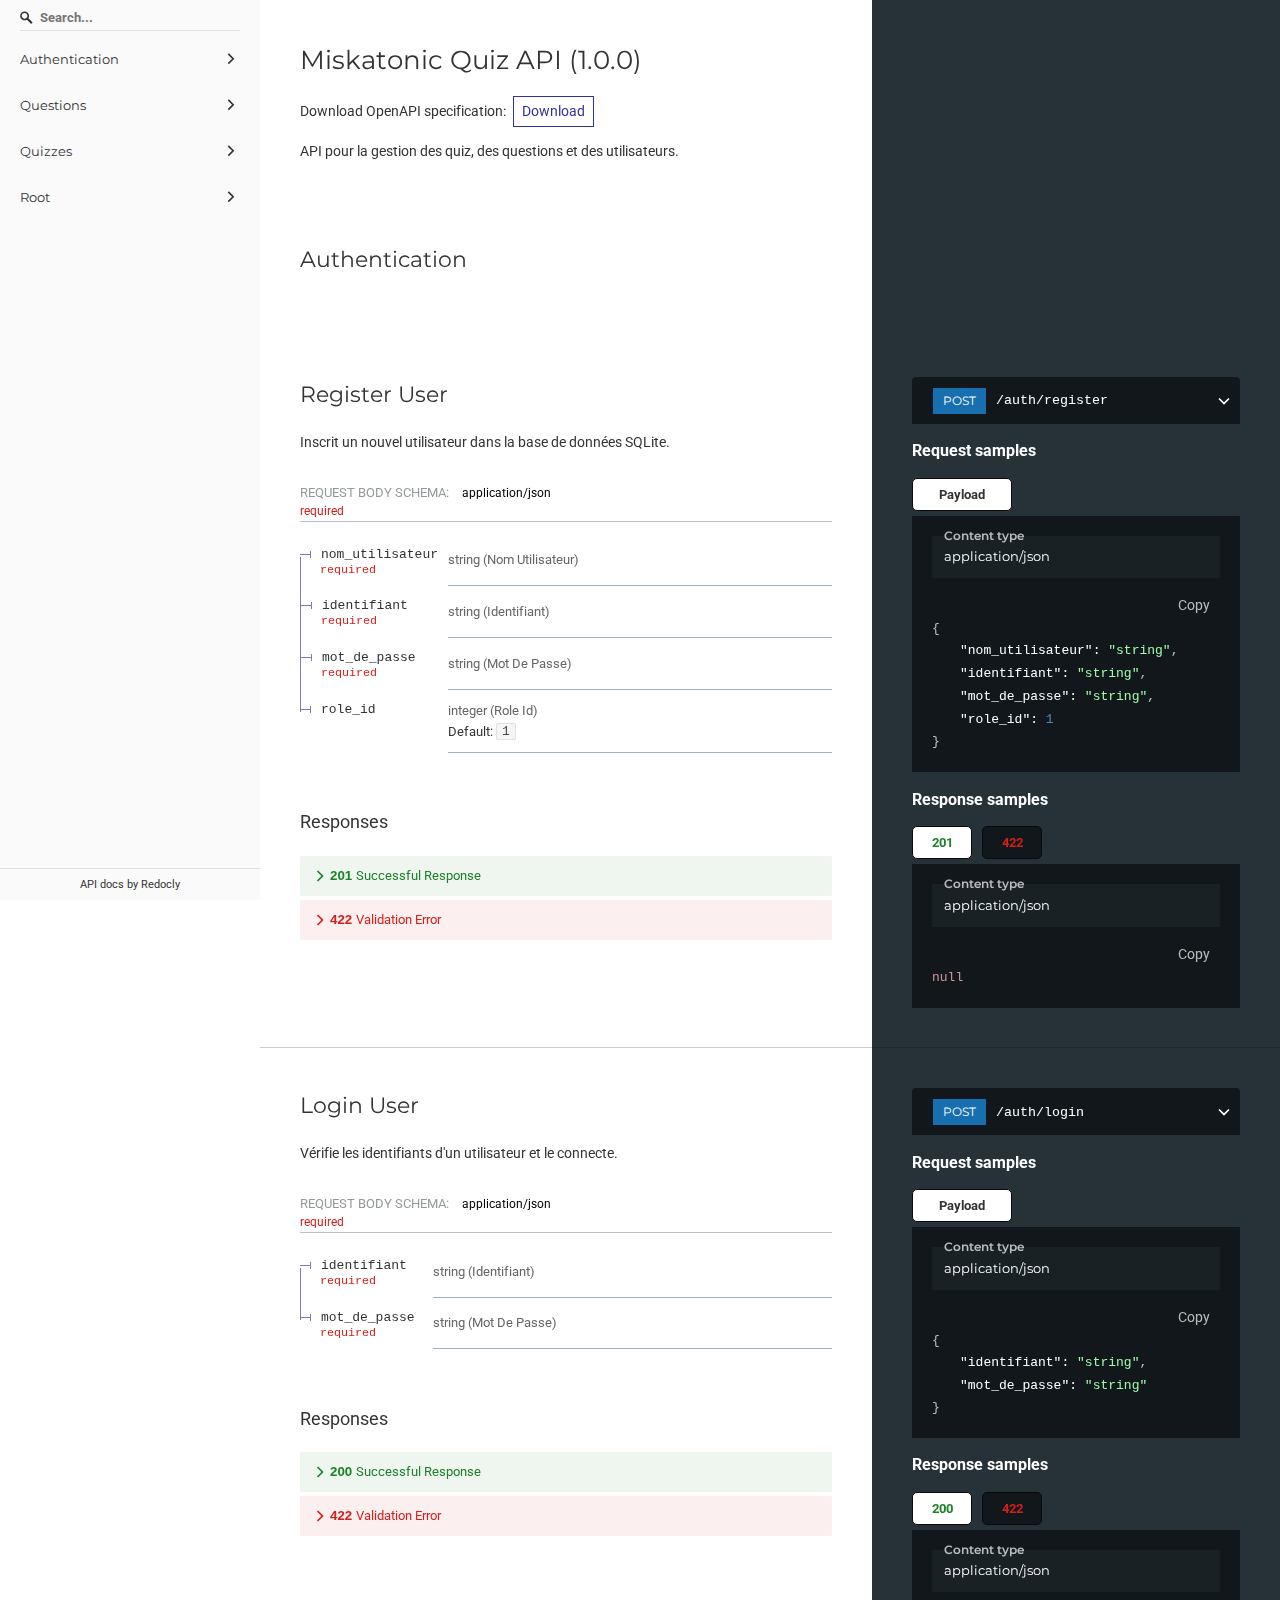
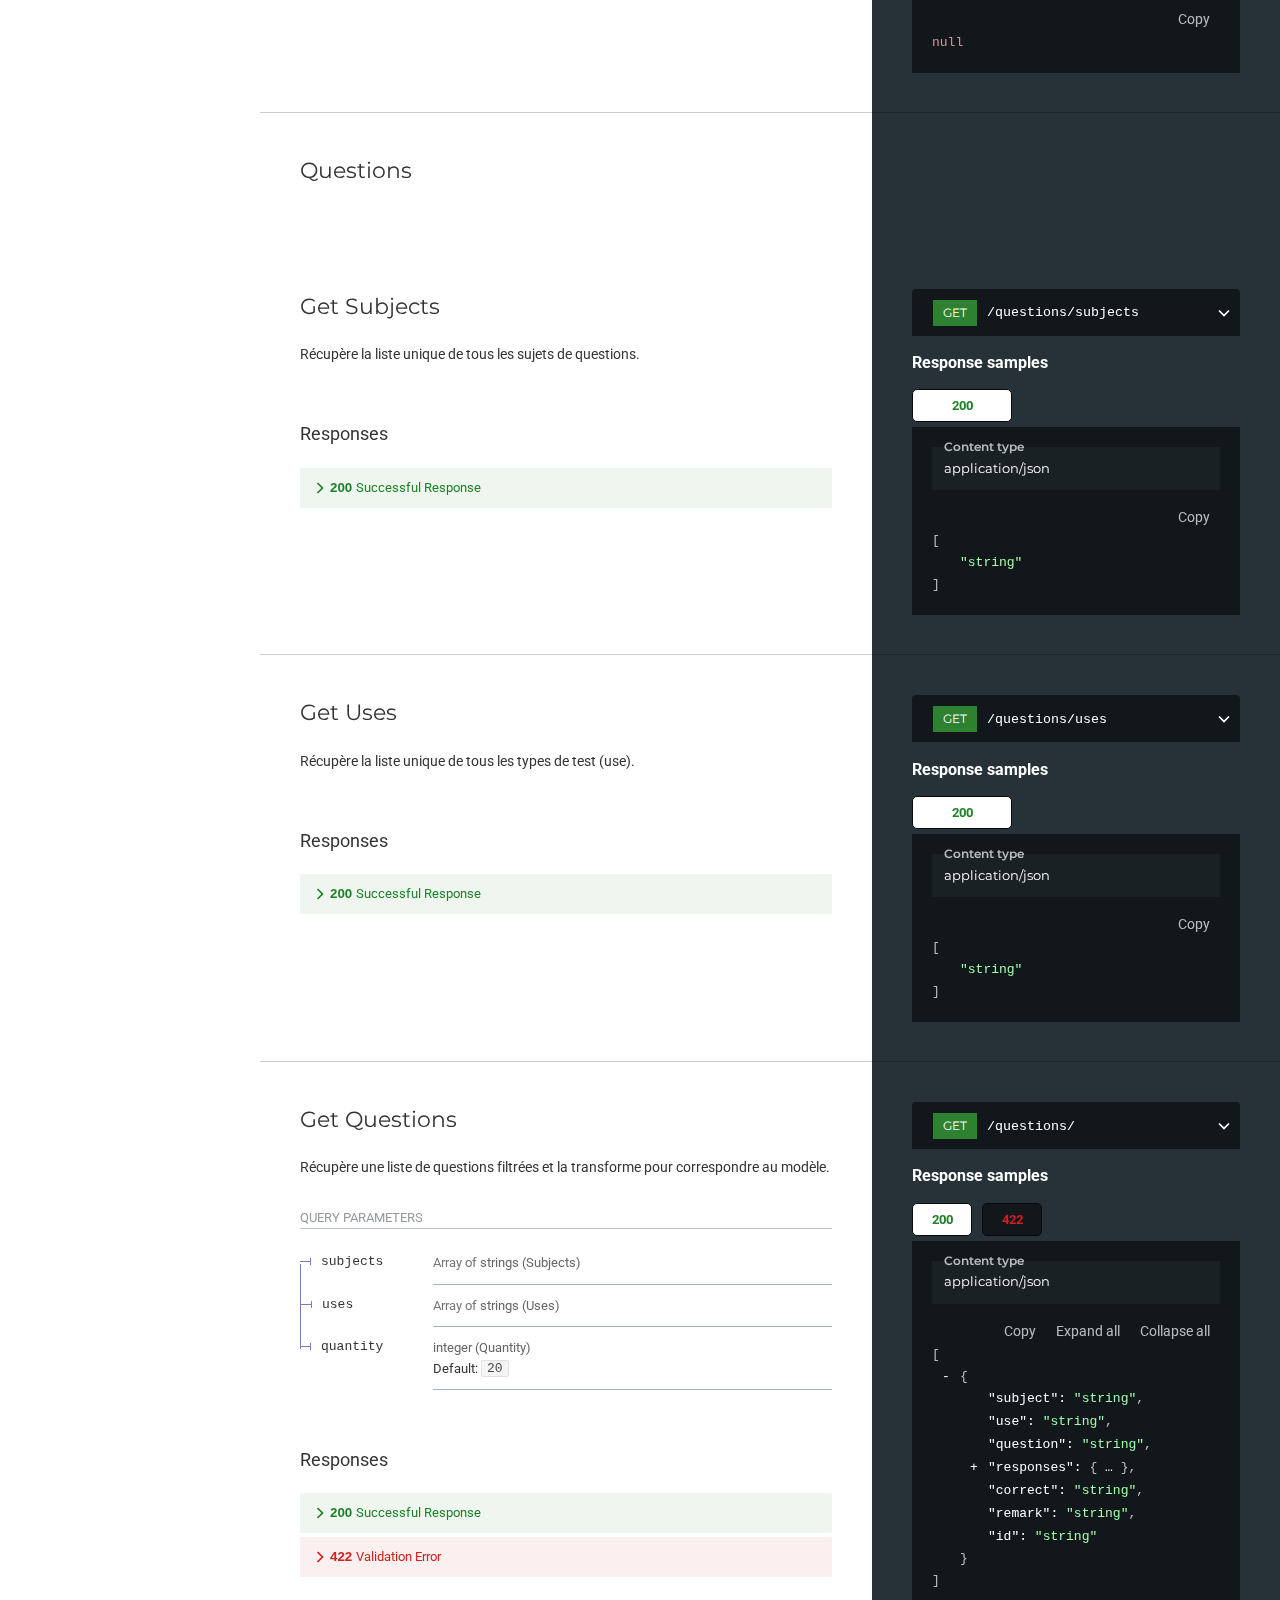
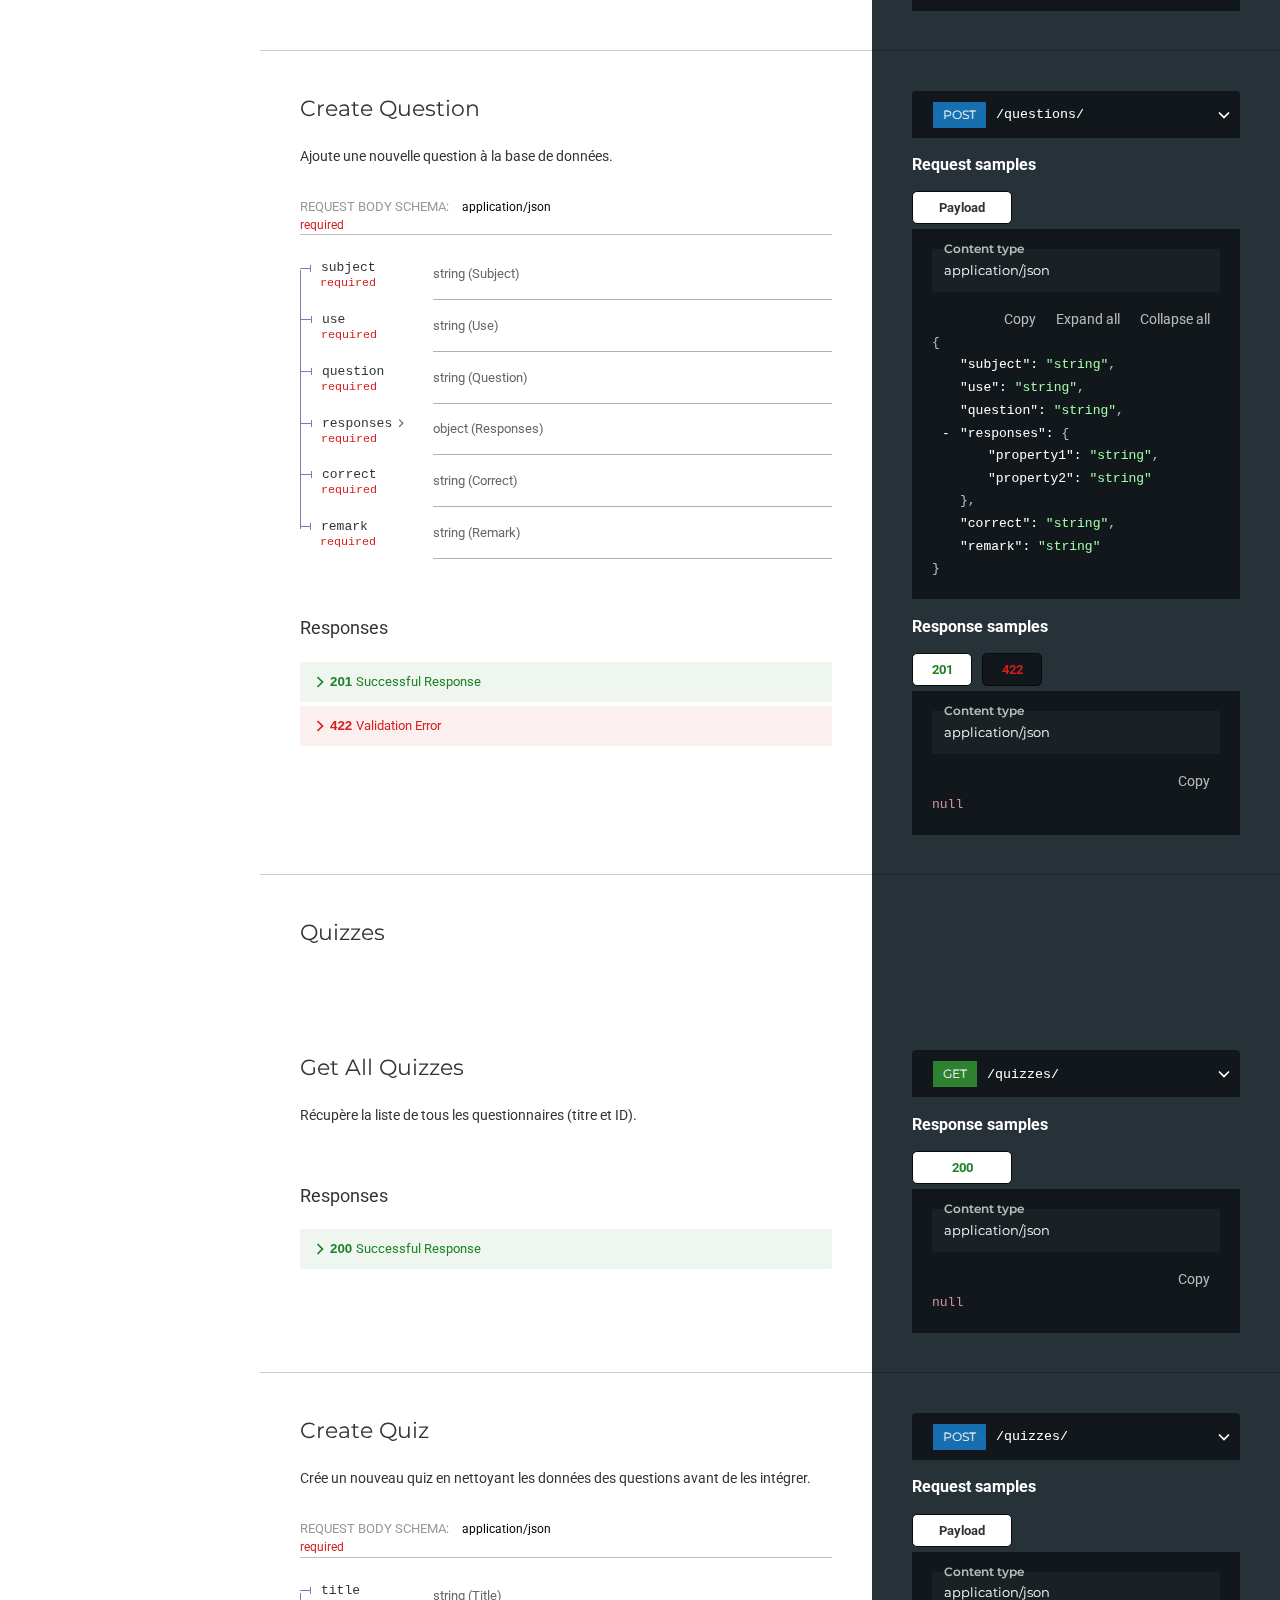
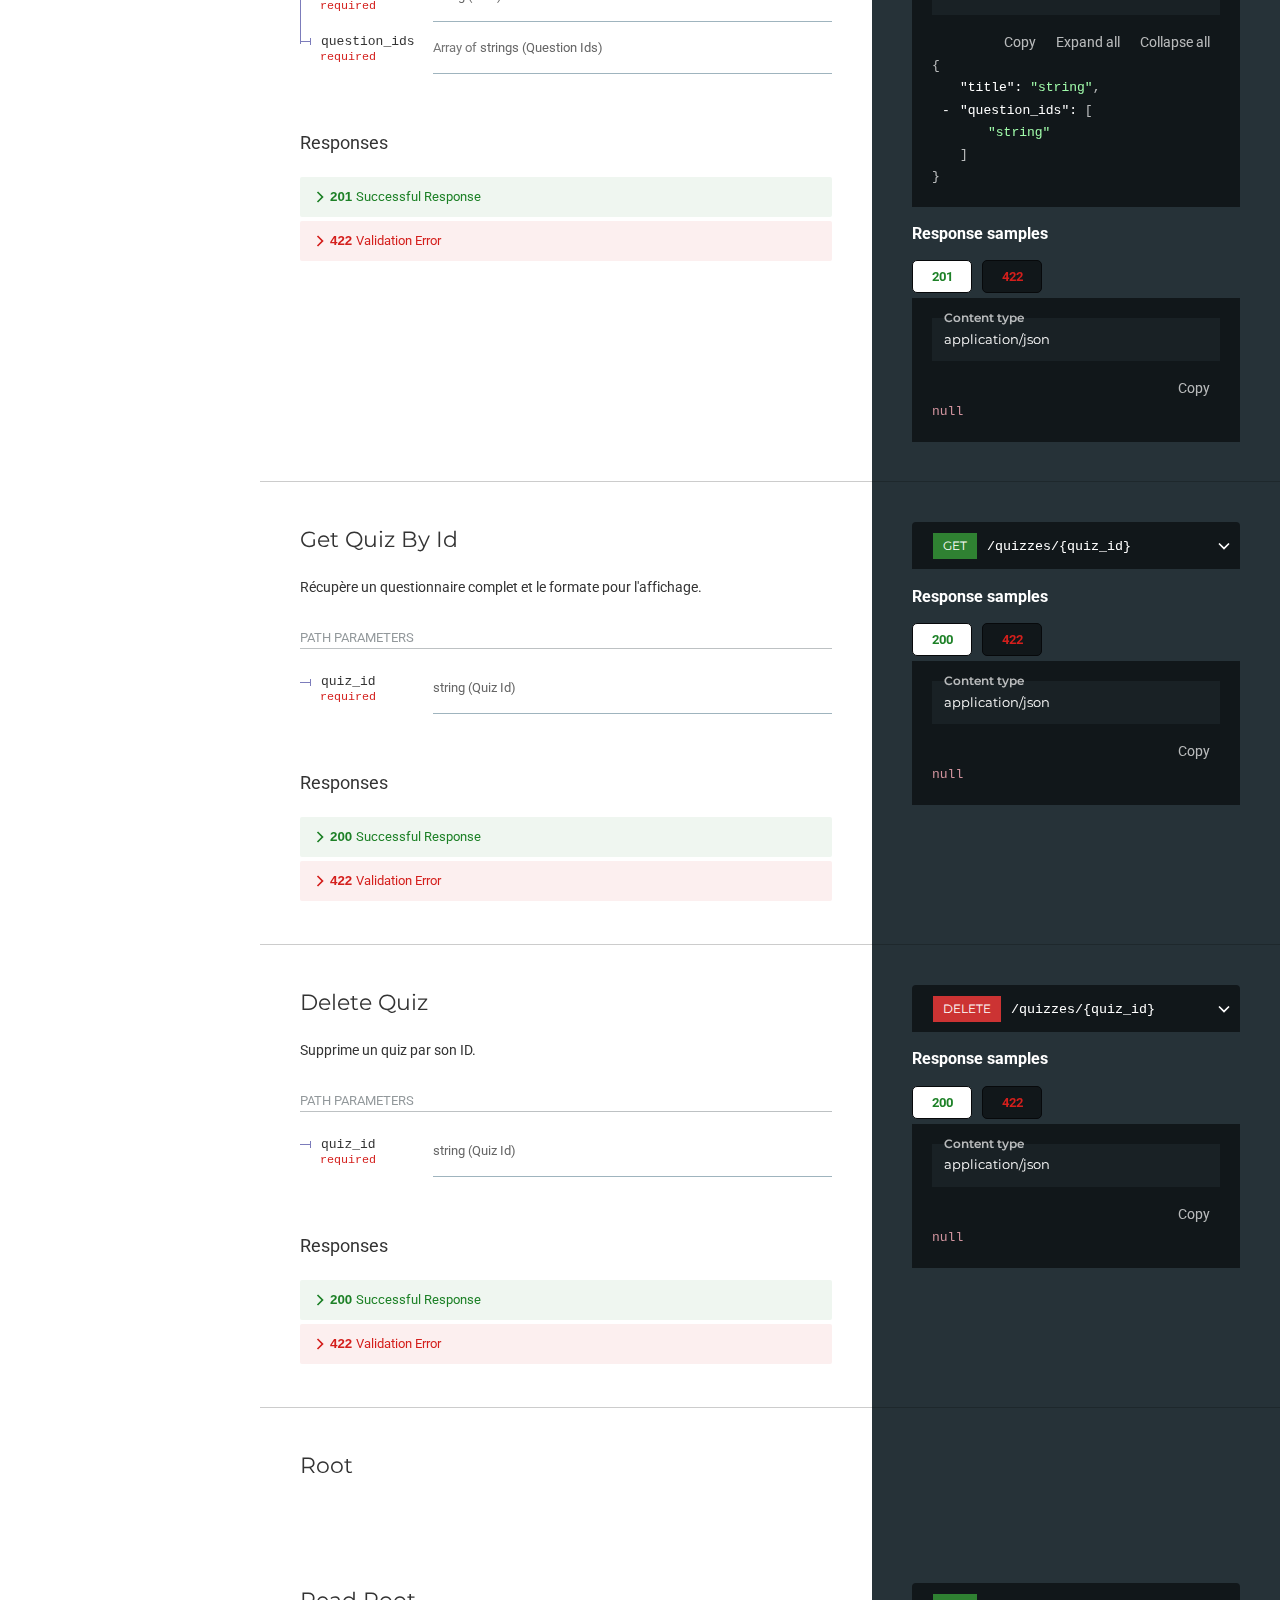
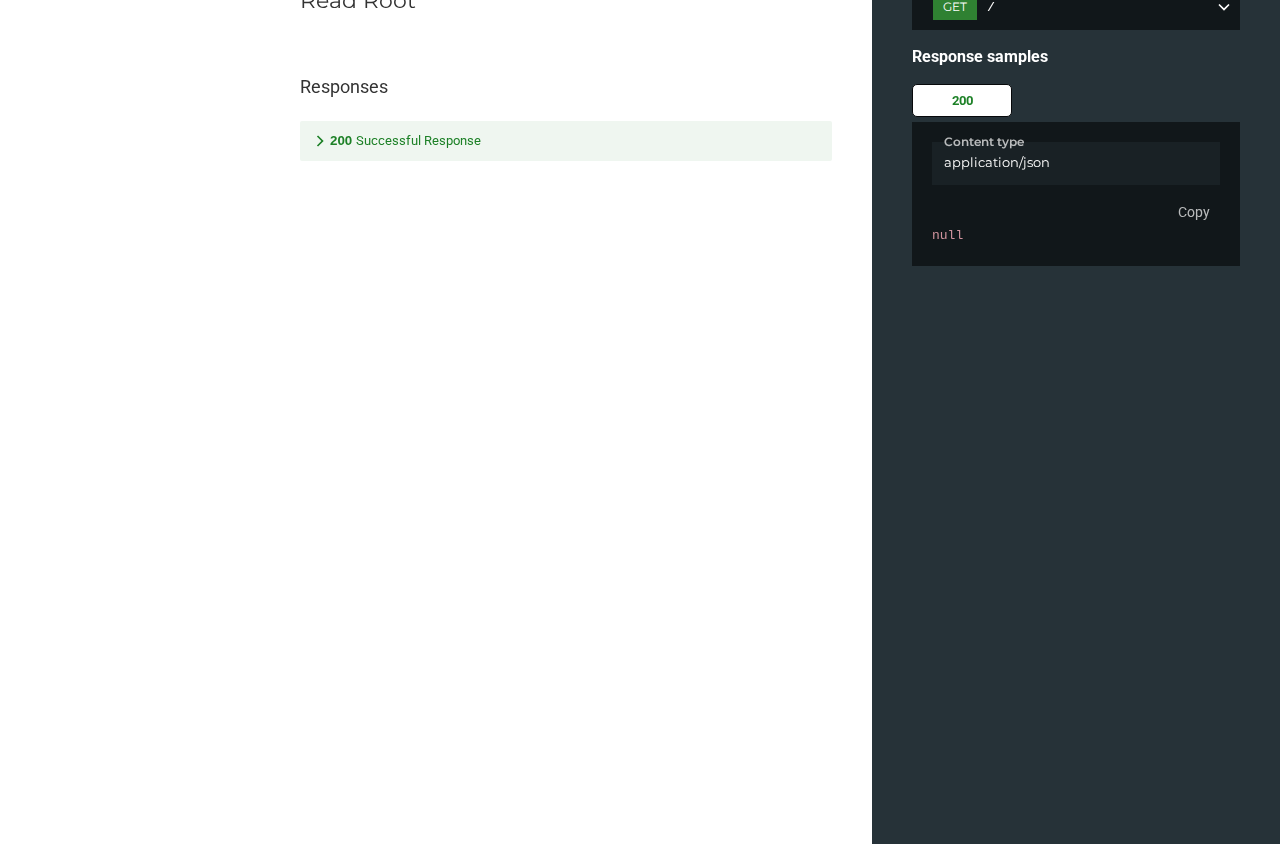
<file: miskatonic_quizz_api_doc.html>
<!DOCTYPE html>
<html>

<head>
  <meta charset="utf8" />
  <title>Miskatonic Quiz API</title>
  <!-- needed for adaptive design -->
  <meta name="viewport" content="width=device-width, initial-scale=1">
  <style>
    body {
      padding: 0;
      margin: 0;
    }
  </style>
  <script src="https://cdn.redocly.com/redoc/v2.5.1/bundles/redoc.standalone.js"></script><style data-styled="true" data-styled-version="6.1.19">.fqkwbU{width:calc(100% - 40%);padding:0 40px;}/*!sc*/
@media print,screen and (max-width: 75rem){.fqkwbU{width:100%;padding:40px 40px;}}/*!sc*/
data-styled.g4[id="sc-ggWZvA"]{content:"fqkwbU,"}/*!sc*/
.bPmFpz{padding:40px 0;}/*!sc*/
.bPmFpz:last-child{min-height:calc(100vh + 1px);}/*!sc*/
.bPmFpz>.bPmFpz:last-child{min-height:initial;}/*!sc*/
@media print,screen and (max-width: 75rem){.bPmFpz{padding:0;}}/*!sc*/
.gHrCVQ{padding:40px 0;position:relative;}/*!sc*/
.gHrCVQ:last-child{min-height:calc(100vh + 1px);}/*!sc*/
.gHrCVQ>.gHrCVQ:last-child{min-height:initial;}/*!sc*/
@media print,screen and (max-width: 75rem){.gHrCVQ{padding:0;}}/*!sc*/
.gHrCVQ:not(:last-of-type):after{position:absolute;bottom:0;width:100%;display:block;content:'';border-bottom:1px solid rgba(0, 0, 0, 0.2);}/*!sc*/
data-styled.g5[id="sc-dTvVRJ"]{content:"bPmFpz,gHrCVQ,"}/*!sc*/
.bDYKKx{width:40%;color:#ffffff;background-color:#263238;padding:0 40px;}/*!sc*/
@media print,screen and (max-width: 75rem){.bDYKKx{width:100%;padding:40px 40px;}}/*!sc*/
data-styled.g6[id="sc-jwTyAe"]{content:"bDYKKx,"}/*!sc*/
.FFPsr{background-color:#263238;}/*!sc*/
data-styled.g7[id="sc-hjsuWn"]{content:"FFPsr,"}/*!sc*/
.gkiSyE{display:flex;width:100%;padding:0;}/*!sc*/
@media print,screen and (max-width: 75rem){.gkiSyE{flex-direction:column;}}/*!sc*/
data-styled.g8[id="sc-jJLAfE"]{content:"gkiSyE,"}/*!sc*/
.wYHiz{font-family:Montserrat,sans-serif;font-weight:400;font-size:1.85714em;line-height:1.6em;color:#333333;}/*!sc*/
data-styled.g9[id="sc-hwkwBN"]{content:"wYHiz,"}/*!sc*/
.iFSqkw{font-family:Montserrat,sans-serif;font-weight:400;font-size:1.57143em;line-height:1.6em;color:#333333;margin:0 0 20px;}/*!sc*/
data-styled.g10[id="sc-kNOymR"]{content:"iFSqkw,"}/*!sc*/
.drJHMo{color:#ffffff;}/*!sc*/
data-styled.g12[id="sc-lgpSej"]{content:"drJHMo,"}/*!sc*/
.czjApA{border-bottom:1px solid rgba(38, 50, 56, 0.3);margin:1em 0 1em 0;color:rgba(38, 50, 56, 0.5);font-weight:normal;text-transform:uppercase;font-size:0.929em;line-height:20px;}/*!sc*/
data-styled.g13[id="sc-eqYatC"]{content:"czjApA,"}/*!sc*/
.fRdsOi{cursor:pointer;margin-left:-20px;padding:0;line-height:1;width:20px;display:inline-block;outline:0;}/*!sc*/
.fRdsOi:before{content:'';width:15px;height:15px;background-size:contain;background-image:url('[data-uri]');opacity:0.5;visibility:hidden;display:inline-block;vertical-align:middle;}/*!sc*/
h1:hover>.fRdsOi::before,h2:hover>.fRdsOi::before,.fRdsOi:hover::before{visibility:visible;}/*!sc*/
data-styled.g14[id="sc-kcLKEh"]{content:"fRdsOi,"}/*!sc*/
.dUlzCe{height:18px;width:18px;min-width:18px;vertical-align:middle;float:right;transition:transform 0.2s ease-out;transform:rotateZ(-90deg);}/*!sc*/
.cGxVlA{height:1.5em;width:1.5em;min-width:1.5em;vertical-align:middle;float:left;transition:transform 0.2s ease-out;transform:rotateZ(-90deg);}/*!sc*/
.cGxVlA polygon{fill:#1d8127;}/*!sc*/
.jKYZgc{height:1.5em;width:1.5em;min-width:1.5em;vertical-align:middle;float:left;transition:transform 0.2s ease-out;transform:rotateZ(-90deg);}/*!sc*/
.jKYZgc polygon{fill:#d41f1c;}/*!sc*/
.iuNpUs{height:20px;width:20px;min-width:20px;vertical-align:middle;float:right;transition:transform 0.2s ease-out;transform:rotateZ(0);}/*!sc*/
.iuNpUs polygon{fill:white;}/*!sc*/
.dOPmTa{height:18px;width:18px;min-width:18px;vertical-align:middle;transition:transform 0.2s ease-out;transform:rotateZ(-90deg);}/*!sc*/
data-styled.g15[id="sc-dntSTA"]{content:"dUlzCe,cGxVlA,jKYZgc,iuNpUs,dOPmTa,"}/*!sc*/
.gdmNWp{border-left:1px solid #7c7cbb;box-sizing:border-box;position:relative;padding:10px 10px 10px 0;}/*!sc*/
@media screen and (max-width: 50rem){.gdmNWp{display:block;overflow:hidden;}}/*!sc*/
tr:first-of-type>.gdmNWp,tr.last>.gdmNWp{border-left-width:0;background-position:top left;background-repeat:no-repeat;background-size:1px 100%;}/*!sc*/
tr:first-of-type>.gdmNWp{background-image:linear-gradient(
      to bottom,
      transparent 0%,
      transparent 22px,
      #7c7cbb 22px,
      #7c7cbb 100%
    );}/*!sc*/
tr.last>.gdmNWp{background-image:linear-gradient(
      to bottom,
      #7c7cbb 0%,
      #7c7cbb 22px,
      transparent 22px,
      transparent 100%
    );}/*!sc*/
tr.last+tr>.gdmNWp{border-left-color:transparent;}/*!sc*/
tr.last:first-child>.gdmNWp{background:none;border-left-color:transparent;}/*!sc*/
data-styled.g18[id="sc-kCuUfV"]{content:"gdmNWp,"}/*!sc*/
.dFOJWJ{vertical-align:top;line-height:20px;white-space:nowrap;font-size:13px;font-family:Courier,monospace;}/*!sc*/
.dFOJWJ.deprecated{text-decoration:line-through;color:#707070;}/*!sc*/
data-styled.g20[id="sc-fbQrwq"]{content:"dFOJWJ,"}/*!sc*/
.ixGaBD{border-bottom:1px solid #9fb4be;padding:10px 0;width:75%;box-sizing:border-box;}/*!sc*/
tr.expanded .ixGaBD{border-bottom:none;}/*!sc*/
@media screen and (max-width: 50rem){.ixGaBD{padding:0 20px;border-bottom:none;border-left:1px solid #7c7cbb;}tr.last>.ixGaBD{border-left:none;}}/*!sc*/
data-styled.g21[id="sc-gGKoUb"]{content:"ixGaBD,"}/*!sc*/
.cteAyA{color:#7c7cbb;font-family:Courier,monospace;margin-right:10px;}/*!sc*/
.cteAyA::before{content:'';display:inline-block;vertical-align:middle;width:10px;height:1px;background:#7c7cbb;}/*!sc*/
.cteAyA::after{content:'';display:inline-block;vertical-align:middle;width:1px;background:#7c7cbb;height:7px;}/*!sc*/
data-styled.g22[id="sc-hwddKA"]{content:"cteAyA,"}/*!sc*/
.icJLQx{border-collapse:separate;border-radius:3px;font-size:14px;border-spacing:0;width:100%;}/*!sc*/
.icJLQx >tr{vertical-align:middle;}/*!sc*/
@media screen and (max-width: 50rem){.icJLQx{display:block;}.icJLQx >tr,.icJLQx >tbody>tr{display:block;}}/*!sc*/
@media screen and (max-width: 50rem) and (-ms-high-contrast:none){.icJLQx td{float:left;width:100%;}}/*!sc*/
.icJLQx .sc-jaXbil,.icJLQx .sc-jaXbil .sc-jaXbil .sc-jaXbil,.icJLQx .sc-jaXbil .sc-jaXbil .sc-jaXbil .sc-jaXbil .sc-jaXbil{margin:1em;margin-right:0;background:#fafafa;}/*!sc*/
.icJLQx .sc-jaXbil .sc-jaXbil,.icJLQx .sc-jaXbil .sc-jaXbil .sc-jaXbil .sc-jaXbil,.icJLQx .sc-jaXbil .sc-jaXbil .sc-jaXbil .sc-jaXbil .sc-jaXbil .sc-jaXbil{background:#ffffff;}/*!sc*/
data-styled.g24[id="sc-eqNDNG"]{content:"icJLQx,"}/*!sc*/
.fyxuKi >ul{list-style:none;padding:0;margin:0;margin:0 -5px;}/*!sc*/
.fyxuKi >ul >li{padding:5px 10px;display:inline-block;background-color:#11171a;border-bottom:1px solid rgba(0, 0, 0, 0.5);cursor:pointer;text-align:center;outline:none;color:#ccc;margin:0 5px 5px 5px;border:1px solid #07090b;border-radius:5px;min-width:60px;font-size:0.9em;font-weight:bold;}/*!sc*/
.fyxuKi >ul >li.react-tabs__tab--selected{color:#333333;background:#ffffff;}/*!sc*/
.fyxuKi >ul >li.react-tabs__tab--selected:focus{outline:auto;}/*!sc*/
.fyxuKi >ul >li:only-child{flex:none;min-width:100px;}/*!sc*/
.fyxuKi >ul >li.tab-success{color:#1d8127;}/*!sc*/
.fyxuKi >ul >li.tab-redirect{color:#ffa500;}/*!sc*/
.fyxuKi >ul >li.tab-info{color:#87ceeb;}/*!sc*/
.fyxuKi >ul >li.tab-error{color:#d41f1c;}/*!sc*/
.fyxuKi >.react-tabs__tab-panel{background:#11171a;}/*!sc*/
.fyxuKi >.react-tabs__tab-panel>div,.fyxuKi >.react-tabs__tab-panel>pre{padding:20px;margin:0;}/*!sc*/
.fyxuKi >.react-tabs__tab-panel>div>pre{padding:0;}/*!sc*/
data-styled.g30[id="sc-cOpnSz"]{content:"fyxuKi,"}/*!sc*/
.kIppRw code[class*='language-'],.kIppRw pre[class*='language-']{text-shadow:0 -0.1em 0.2em black;text-align:left;white-space:pre;word-spacing:normal;word-break:normal;word-wrap:normal;line-height:1.5;-moz-tab-size:4;-o-tab-size:4;tab-size:4;-webkit-hyphens:none;-moz-hyphens:none;-ms-hyphens:none;hyphens:none;}/*!sc*/
@media print{.kIppRw code[class*='language-'],.kIppRw pre[class*='language-']{text-shadow:none;}}/*!sc*/
.kIppRw pre[class*='language-']{padding:1em;margin:0.5em 0;overflow:auto;}/*!sc*/
.kIppRw .token.comment,.kIppRw .token.prolog,.kIppRw .token.doctype,.kIppRw .token.cdata{color:hsl(30, 20%, 50%);}/*!sc*/
.kIppRw .token.punctuation{opacity:0.7;}/*!sc*/
.kIppRw .namespace{opacity:0.7;}/*!sc*/
.kIppRw .token.property,.kIppRw .token.tag,.kIppRw .token.number,.kIppRw .token.constant,.kIppRw .token.symbol{color:#4a8bb3;}/*!sc*/
.kIppRw .token.boolean{color:#e64441;}/*!sc*/
.kIppRw .token.selector,.kIppRw .token.attr-name,.kIppRw .token.string,.kIppRw .token.char,.kIppRw .token.builtin,.kIppRw .token.inserted{color:#a0fbaa;}/*!sc*/
.kIppRw .token.selector+a,.kIppRw .token.attr-name+a,.kIppRw .token.string+a,.kIppRw .token.char+a,.kIppRw .token.builtin+a,.kIppRw .token.inserted+a,.kIppRw .token.selector+a:visited,.kIppRw .token.attr-name+a:visited,.kIppRw .token.string+a:visited,.kIppRw .token.char+a:visited,.kIppRw .token.builtin+a:visited,.kIppRw .token.inserted+a:visited{color:#4ed2ba;text-decoration:underline;}/*!sc*/
.kIppRw .token.property.string{color:white;}/*!sc*/
.kIppRw .token.operator,.kIppRw .token.entity,.kIppRw .token.url,.kIppRw .token.variable{color:hsl(40, 90%, 60%);}/*!sc*/
.kIppRw .token.atrule,.kIppRw .token.attr-value,.kIppRw .token.keyword{color:hsl(350, 40%, 70%);}/*!sc*/
.kIppRw .token.regex,.kIppRw .token.important{color:#e90;}/*!sc*/
.kIppRw .token.important,.kIppRw .token.bold{font-weight:bold;}/*!sc*/
.kIppRw .token.italic{font-style:italic;}/*!sc*/
.kIppRw .token.entity{cursor:help;}/*!sc*/
.kIppRw .token.deleted{color:red;}/*!sc*/
data-styled.g32[id="sc-eVqvcJ"]{content:"kIppRw,"}/*!sc*/
.bBWkcI{opacity:0.7;transition:opacity 0.3s ease;text-align:right;}/*!sc*/
.bBWkcI:focus-within{opacity:1;}/*!sc*/
.bBWkcI >button{background-color:transparent;border:0;color:inherit;padding:2px 10px;font-family:Roboto,sans-serif;font-size:14px;line-height:1.5em;cursor:pointer;outline:0;}/*!sc*/
.bBWkcI >button :hover,.bBWkcI >button :focus{background:rgba(255, 255, 255, 0.1);}/*!sc*/
data-styled.g33[id="sc-bbbBoY"]{content:"bBWkcI,"}/*!sc*/
.ghzOpX{position:relative;}/*!sc*/
data-styled.g37[id="sc-eknHtZ"]{content:"ghzOpX,"}/*!sc*/
.cFlAeY{margin-left:10px;text-transform:none;font-size:0.929em;color:black;}/*!sc*/
data-styled.g41[id="sc-dNFkOE"]{content:"cFlAeY,"}/*!sc*/
.kbZred{font-family:Roboto,sans-serif;font-weight:400;line-height:1.5em;}/*!sc*/
.kbZred p:last-child{margin-bottom:0;}/*!sc*/
.kbZred h1{font-family:Montserrat,sans-serif;font-weight:400;font-size:1.85714em;line-height:1.6em;color:#32329f;margin-top:0;}/*!sc*/
.kbZred h2{font-family:Montserrat,sans-serif;font-weight:400;font-size:1.57143em;line-height:1.6em;color:#333333;}/*!sc*/
.kbZred code{color:#e53935;background-color:rgba(38, 50, 56, 0.05);font-family:Courier,monospace;border-radius:2px;border:1px solid rgba(38, 50, 56, 0.1);padding:0 5px;font-size:13px;font-weight:400;word-break:break-word;}/*!sc*/
.kbZred pre{font-family:Courier,monospace;white-space:pre;background-color:#11171a;color:white;padding:20px;overflow-x:auto;line-height:normal;border-radius:0;border:1px solid rgba(38, 50, 56, 0.1);}/*!sc*/
.kbZred pre code{background-color:transparent;color:white;padding:0;}/*!sc*/
.kbZred pre code:before,.kbZred pre code:after{content:none;}/*!sc*/
.kbZred blockquote{margin:0;margin-bottom:1em;padding:0 15px;color:#777;border-left:4px solid #ddd;}/*!sc*/
.kbZred img{max-width:100%;box-sizing:content-box;}/*!sc*/
.kbZred ul,.kbZred ol{padding-left:2em;margin:0;margin-bottom:1em;}/*!sc*/
.kbZred ul ul,.kbZred ol ul,.kbZred ul ol,.kbZred ol ol{margin-bottom:0;margin-top:0;}/*!sc*/
.kbZred table{display:block;width:100%;overflow:auto;word-break:normal;word-break:keep-all;border-collapse:collapse;border-spacing:0;margin-top:1.5em;margin-bottom:1.5em;}/*!sc*/
.kbZred table tr{background-color:#fff;border-top:1px solid #ccc;}/*!sc*/
.kbZred table tr:nth-child(2n){background-color:#fafafa;}/*!sc*/
.kbZred table th,.kbZred table td{padding:6px 13px;border:1px solid #ddd;}/*!sc*/
.kbZred table th{text-align:left;font-weight:bold;}/*!sc*/
.kbZred .share-link{cursor:pointer;margin-left:-20px;padding:0;line-height:1;width:20px;display:inline-block;outline:0;}/*!sc*/
.kbZred .share-link:before{content:'';width:15px;height:15px;background-size:contain;background-image:url('[data-uri]');opacity:0.5;visibility:hidden;display:inline-block;vertical-align:middle;}/*!sc*/
.kbZred h1:hover>.share-link::before,.kbZred h2:hover>.share-link::before,.kbZred .share-link:hover::before{visibility:visible;}/*!sc*/
.kbZred a{text-decoration:auto;color:#32329f;}/*!sc*/
.kbZred a:visited{color:#32329f;}/*!sc*/
.kbZred a:hover{color:#6868cf;text-decoration:auto;}/*!sc*/
.drqpJr{font-family:Roboto,sans-serif;font-weight:400;line-height:1.5em;}/*!sc*/
.drqpJr p:last-child{margin-bottom:0;}/*!sc*/
.drqpJr p:first-child{margin-top:0;}/*!sc*/
.drqpJr p:last-child{margin-bottom:0;}/*!sc*/
.drqpJr h1{font-family:Montserrat,sans-serif;font-weight:400;font-size:1.85714em;line-height:1.6em;color:#32329f;margin-top:0;}/*!sc*/
.drqpJr h2{font-family:Montserrat,sans-serif;font-weight:400;font-size:1.57143em;line-height:1.6em;color:#333333;}/*!sc*/
.drqpJr code{color:#e53935;background-color:rgba(38, 50, 56, 0.05);font-family:Courier,monospace;border-radius:2px;border:1px solid rgba(38, 50, 56, 0.1);padding:0 5px;font-size:13px;font-weight:400;word-break:break-word;}/*!sc*/
.drqpJr pre{font-family:Courier,monospace;white-space:pre;background-color:#11171a;color:white;padding:20px;overflow-x:auto;line-height:normal;border-radius:0;border:1px solid rgba(38, 50, 56, 0.1);}/*!sc*/
.drqpJr pre code{background-color:transparent;color:white;padding:0;}/*!sc*/
.drqpJr pre code:before,.drqpJr pre code:after{content:none;}/*!sc*/
.drqpJr blockquote{margin:0;margin-bottom:1em;padding:0 15px;color:#777;border-left:4px solid #ddd;}/*!sc*/
.drqpJr img{max-width:100%;box-sizing:content-box;}/*!sc*/
.drqpJr ul,.drqpJr ol{padding-left:2em;margin:0;margin-bottom:1em;}/*!sc*/
.drqpJr ul ul,.drqpJr ol ul,.drqpJr ul ol,.drqpJr ol ol{margin-bottom:0;margin-top:0;}/*!sc*/
.drqpJr table{display:block;width:100%;overflow:auto;word-break:normal;word-break:keep-all;border-collapse:collapse;border-spacing:0;margin-top:1.5em;margin-bottom:1.5em;}/*!sc*/
.drqpJr table tr{background-color:#fff;border-top:1px solid #ccc;}/*!sc*/
.drqpJr table tr:nth-child(2n){background-color:#fafafa;}/*!sc*/
.drqpJr table th,.drqpJr table td{padding:6px 13px;border:1px solid #ddd;}/*!sc*/
.drqpJr table th{text-align:left;font-weight:bold;}/*!sc*/
.drqpJr .share-link{cursor:pointer;margin-left:-20px;padding:0;line-height:1;width:20px;display:inline-block;outline:0;}/*!sc*/
.drqpJr .share-link:before{content:'';width:15px;height:15px;background-size:contain;background-image:url('[data-uri]');opacity:0.5;visibility:hidden;display:inline-block;vertical-align:middle;}/*!sc*/
.drqpJr h1:hover>.share-link::before,.drqpJr h2:hover>.share-link::before,.drqpJr .share-link:hover::before{visibility:visible;}/*!sc*/
.drqpJr a{text-decoration:auto;color:#32329f;}/*!sc*/
.drqpJr a:visited{color:#32329f;}/*!sc*/
.drqpJr a:hover{color:#6868cf;text-decoration:auto;}/*!sc*/
.jnwENr{font-family:Roboto,sans-serif;font-weight:400;line-height:1.5em;}/*!sc*/
.jnwENr p:last-child{margin-bottom:0;}/*!sc*/
.jnwENr p:first-child{margin-top:0;}/*!sc*/
.jnwENr p:last-child{margin-bottom:0;}/*!sc*/
.jnwENr p{display:inline-block;}/*!sc*/
.jnwENr h1{font-family:Montserrat,sans-serif;font-weight:400;font-size:1.85714em;line-height:1.6em;color:#32329f;margin-top:0;}/*!sc*/
.jnwENr h2{font-family:Montserrat,sans-serif;font-weight:400;font-size:1.57143em;line-height:1.6em;color:#333333;}/*!sc*/
.jnwENr code{color:#e53935;background-color:rgba(38, 50, 56, 0.05);font-family:Courier,monospace;border-radius:2px;border:1px solid rgba(38, 50, 56, 0.1);padding:0 5px;font-size:13px;font-weight:400;word-break:break-word;}/*!sc*/
.jnwENr pre{font-family:Courier,monospace;white-space:pre;background-color:#11171a;color:white;padding:20px;overflow-x:auto;line-height:normal;border-radius:0;border:1px solid rgba(38, 50, 56, 0.1);}/*!sc*/
.jnwENr pre code{background-color:transparent;color:white;padding:0;}/*!sc*/
.jnwENr pre code:before,.jnwENr pre code:after{content:none;}/*!sc*/
.jnwENr blockquote{margin:0;margin-bottom:1em;padding:0 15px;color:#777;border-left:4px solid #ddd;}/*!sc*/
.jnwENr img{max-width:100%;box-sizing:content-box;}/*!sc*/
.jnwENr ul,.jnwENr ol{padding-left:2em;margin:0;margin-bottom:1em;}/*!sc*/
.jnwENr ul ul,.jnwENr ol ul,.jnwENr ul ol,.jnwENr ol ol{margin-bottom:0;margin-top:0;}/*!sc*/
.jnwENr table{display:block;width:100%;overflow:auto;word-break:normal;word-break:keep-all;border-collapse:collapse;border-spacing:0;margin-top:1.5em;margin-bottom:1.5em;}/*!sc*/
.jnwENr table tr{background-color:#fff;border-top:1px solid #ccc;}/*!sc*/
.jnwENr table tr:nth-child(2n){background-color:#fafafa;}/*!sc*/
.jnwENr table th,.jnwENr table td{padding:6px 13px;border:1px solid #ddd;}/*!sc*/
.jnwENr table th{text-align:left;font-weight:bold;}/*!sc*/
.jnwENr .share-link{cursor:pointer;margin-left:-20px;padding:0;line-height:1;width:20px;display:inline-block;outline:0;}/*!sc*/
.jnwENr .share-link:before{content:'';width:15px;height:15px;background-size:contain;background-image:url('[data-uri]');opacity:0.5;visibility:hidden;display:inline-block;vertical-align:middle;}/*!sc*/
.jnwENr h1:hover>.share-link::before,.jnwENr h2:hover>.share-link::before,.jnwENr .share-link:hover::before{visibility:visible;}/*!sc*/
.jnwENr a{text-decoration:auto;color:#32329f;}/*!sc*/
.jnwENr a:visited{color:#32329f;}/*!sc*/
.jnwENr a:hover{color:#6868cf;text-decoration:auto;}/*!sc*/
data-styled.g42[id="sc-fszimp"]{content:"kbZred,drqpJr,jnwENr,"}/*!sc*/
.ljKHqG{display:inline;}/*!sc*/
data-styled.g43[id="sc-etsjJW"]{content:"ljKHqG,"}/*!sc*/
.iNCOCX{position:relative;}/*!sc*/
data-styled.g44[id="sc-fYmhhH"]{content:"iNCOCX,"}/*!sc*/
.fdRrNy:hover>.sc-bbbBoY{opacity:1;}/*!sc*/
data-styled.g49[id="sc-dClGHI"]{content:"fdRrNy,"}/*!sc*/
.dFvLDb{font-family:Courier,monospace;font-size:13px;white-space:pre;contain:content;overflow-x:auto;}/*!sc*/
.dFvLDb .redoc-json code>.collapser{display:none;pointer-events:none;}/*!sc*/
.dFvLDb .callback-function{color:gray;}/*!sc*/
.dFvLDb .collapser:after{content:'-';cursor:pointer;}/*!sc*/
.dFvLDb .collapsed>.collapser:after{content:'+';cursor:pointer;}/*!sc*/
.dFvLDb .ellipsis:after{content:' … ';}/*!sc*/
.dFvLDb .collapsible{margin-left:2em;}/*!sc*/
.dFvLDb .hoverable{padding-top:1px;padding-bottom:1px;padding-left:2px;padding-right:2px;border-radius:2px;}/*!sc*/
.dFvLDb .hovered{background-color:rgba(235, 238, 249, 1);}/*!sc*/
.dFvLDb .collapser{background-color:transparent;border:0;color:#fff;font-family:Courier,monospace;font-size:13px;padding-right:6px;padding-left:6px;padding-top:0;padding-bottom:0;display:flex;align-items:center;justify-content:center;width:15px;height:15px;position:absolute;top:4px;left:-1.5em;cursor:default;user-select:none;-webkit-user-select:none;padding:2px;}/*!sc*/
.dFvLDb .collapser:focus{outline-color:#fff;outline-style:dotted;outline-width:1px;}/*!sc*/
.dFvLDb ul{list-style-type:none;padding:0px;margin:0px 0px 0px 26px;}/*!sc*/
.dFvLDb li{position:relative;display:block;}/*!sc*/
.dFvLDb .hoverable{display:inline-block;}/*!sc*/
.dFvLDb .selected{outline-style:solid;outline-width:1px;outline-style:dotted;}/*!sc*/
.dFvLDb .collapsed>.collapsible{display:none;}/*!sc*/
.dFvLDb .ellipsis{display:none;}/*!sc*/
.dFvLDb .collapsed>.ellipsis{display:inherit;}/*!sc*/
data-styled.g50[id="sc-fhfEft"]{content:"dFvLDb,"}/*!sc*/
.iNRAJK{padding:0.9em;background-color:rgba(38,50,56,0.4);margin:0 0 10px 0;display:block;font-family:Montserrat,sans-serif;font-size:0.929em;line-height:1.5em;}/*!sc*/
data-styled.g51[id="sc-bAehkN"]{content:"iNRAJK,"}/*!sc*/
.cXitJ{font-family:Montserrat,sans-serif;font-size:12px;position:absolute;z-index:1;top:-11px;left:12px;font-weight:600;color:rgba(255,255,255,0.7);}/*!sc*/
data-styled.g52[id="sc-gahYZc"]{content:"cXitJ,"}/*!sc*/
.iLdyBp{position:relative;}/*!sc*/
data-styled.g53[id="sc-bSFBcf"]{content:"iLdyBp,"}/*!sc*/
.eKKwxo{margin-top:15px;}/*!sc*/
data-styled.g56[id="sc-blIAwI"]{content:"eKKwxo,"}/*!sc*/
.kdPQHX.deprecated span.property-name{text-decoration:line-through;color:#707070;}/*!sc*/
.kdPQHX button{background-color:transparent;border:0;outline:0;font-size:13px;font-family:Courier,monospace;cursor:pointer;padding:0;color:#333333;}/*!sc*/
.kdPQHX button:focus{font-weight:600;}/*!sc*/
.kdPQHX .sc-dntSTA{height:1.1em;width:1.1em;}/*!sc*/
.kdPQHX .sc-dntSTA polygon{fill:#666;}/*!sc*/
data-styled.g57[id="sc-itBLYH"]{content:"kdPQHX,"}/*!sc*/
.lhyyLL{vertical-align:middle;font-size:13px;line-height:20px;}/*!sc*/
data-styled.g58[id="sc-bEjUoa"]{content:"lhyyLL,"}/*!sc*/
.jYezsP{color:rgba(102,102,102,0.9);}/*!sc*/
data-styled.g59[id="sc-boKDdR"]{content:"jYezsP,"}/*!sc*/
.dbKJYq{color:#666;}/*!sc*/
data-styled.g60[id="sc-fOOuSg"]{content:"dbKJYq,"}/*!sc*/
.nwQTz{color:#666;word-break:break-word;}/*!sc*/
data-styled.g61[id="sc-hdBJTi"]{content:"nwQTz,"}/*!sc*/
.crXmiY{color:#d41f1c;font-size:0.9em;font-weight:normal;margin-left:20px;line-height:1;}/*!sc*/
data-styled.g62[id="sc-iIvHqT"]{content:"crXmiY,"}/*!sc*/
.kMQdIk{border-radius:2px;word-break:break-word;background-color:rgba(51,51,51,0.05);color:rgba(51,51,51,0.9);padding:0 5px;border:1px solid rgba(51,51,51,0.1);font-family:Courier,monospace;}/*!sc*/
+{margin-left:0;}/*!sc*/
data-styled.g66[id="sc-dTWiOz"]{content:"kMQdIk,"}/*!sc*/
.hPcPCj{margin-top:0;margin-bottom:0.5em;}/*!sc*/
data-styled.g92[id="sc-jCWzJg"]{content:"hPcPCj,"}/*!sc*/
.eRamfz{border:1px solid #32329f;color:#32329f;font-weight:normal;margin-left:0.5em;padding:4px 8px 4px;display:inline-block;text-decoration:none;cursor:pointer;}/*!sc*/
data-styled.g93[id="sc-fvubMj"]{content:"eRamfz,"}/*!sc*/
.NmQLu{width:9ex;display:inline-block;height:13px;line-height:13px;background-color:#333;border-radius:3px;background-repeat:no-repeat;background-position:6px 4px;font-size:7px;font-family:Verdana,sans-serif;color:white;text-transform:uppercase;text-align:center;font-weight:bold;vertical-align:middle;margin-right:6px;margin-top:2px;}/*!sc*/
.NmQLu.get{background-color:#2F8132;}/*!sc*/
.NmQLu.post{background-color:#186FAF;}/*!sc*/
.NmQLu.put{background-color:#95507c;}/*!sc*/
.NmQLu.options{background-color:#947014;}/*!sc*/
.NmQLu.patch{background-color:#bf581d;}/*!sc*/
.NmQLu.delete{background-color:#cc3333;}/*!sc*/
.NmQLu.basic{background-color:#707070;}/*!sc*/
.NmQLu.link{background-color:#07818F;}/*!sc*/
.NmQLu.head{background-color:#A23DAD;}/*!sc*/
.NmQLu.hook{background-color:#32329f;}/*!sc*/
.NmQLu.schema{background-color:#707070;}/*!sc*/
data-styled.g100[id="sc-jxYSNo"]{content:"NmQLu,"}/*!sc*/
.gAPKXX{margin:0;padding:0;}/*!sc*/
.gAPKXX:first-child{padding-bottom:32px;}/*!sc*/
.sc-zOxLx .sc-zOxLx{font-size:0.929em;}/*!sc*/
.dQnkdy{margin:0;padding:0;display:none;}/*!sc*/
.dQnkdy:first-child{padding-bottom:32px;}/*!sc*/
.sc-zOxLx .sc-zOxLx{font-size:0.929em;}/*!sc*/
data-styled.g101[id="sc-zOxLx"]{content:"gAPKXX,dQnkdy,"}/*!sc*/
.ixknQI{list-style:none inside none;overflow:hidden;text-overflow:ellipsis;padding:0;}/*!sc*/
data-styled.g102[id="sc-cgHfjM"]{content:"ixknQI,"}/*!sc*/
.lgPGwq{cursor:pointer;color:#333333;margin:0;padding:12.5px 20px;display:flex;justify-content:space-between;font-family:Montserrat,sans-serif;font-size:0.929em;text-transform:none;background-color:#fafafa;}/*!sc*/
.lgPGwq:hover{color:#32329f;background-color:#e1e1e1;}/*!sc*/
.lgPGwq .sc-dntSTA{height:1.5em;width:1.5em;}/*!sc*/
.lgPGwq .sc-dntSTA polygon{fill:#333333;}/*!sc*/
.iHRgeo{cursor:pointer;color:#333333;margin:0;padding:12.5px 20px;display:flex;justify-content:space-between;font-family:Montserrat,sans-serif;background-color:#fafafa;}/*!sc*/
.iHRgeo:hover{color:#32329f;background-color:#ededed;}/*!sc*/
.iHRgeo .sc-dntSTA{height:1.5em;width:1.5em;}/*!sc*/
.iHRgeo .sc-dntSTA polygon{fill:#333333;}/*!sc*/
data-styled.g103[id="sc-fpikKz"]{content:"lgPGwq,iHRgeo,"}/*!sc*/
.cxcra{display:inline-block;vertical-align:middle;width:calc(100% - 38px);overflow:hidden;text-overflow:ellipsis;}/*!sc*/
data-styled.g104[id="sc-gWaSiO"]{content:"cxcra,"}/*!sc*/
.QuyG{font-size:0.8em;margin-top:10px;text-align:center;position:fixed;width:260px;bottom:0;background:#fafafa;}/*!sc*/
.QuyG a,.QuyG a:visited,.QuyG a:hover{color:#333333!important;padding:5px 0;border-top:1px solid #e1e1e1;text-decoration:none;display:flex;align-items:center;justify-content:center;}/*!sc*/
.QuyG img{width:15px;margin-right:5px;}/*!sc*/
@media screen and (max-width: 50rem){.QuyG{width:100%;}}/*!sc*/
data-styled.g105[id="sc-kSaXSp"]{content:"QuyG,"}/*!sc*/
.jjnszm{cursor:pointer;position:relative;margin-bottom:5px;}/*!sc*/
data-styled.g111[id="sc-eZSpzM"]{content:"jjnszm,"}/*!sc*/
.kZcHWP{font-family:Courier,monospace;margin-left:10px;flex:1;overflow-x:hidden;text-overflow:ellipsis;}/*!sc*/
data-styled.g112[id="sc-jvKoal"]{content:"kZcHWP,"}/*!sc*/
.iPCVMX{outline:0;color:inherit;width:100%;text-align:left;cursor:pointer;padding:10px 30px 10px 20px;border-radius:4px 4px 0 0;background-color:#11171a;display:flex;white-space:nowrap;align-items:center;border:1px solid transparent;border-bottom:0;transition:border-color 0.25s ease;}/*!sc*/
.iPCVMX ..sc-jvKoal{color:#ffffff;}/*!sc*/
.iPCVMX:focus{box-shadow:inset 0 2px 2px rgba(0, 0, 0, 0.45),0 2px 0 rgba(128, 128, 128, 0.25);}/*!sc*/
data-styled.g113[id="sc-buTqWO"]{content:"iPCVMX,"}/*!sc*/
.kwcmyC{font-size:0.929em;line-height:20px;background-color:#186FAF;color:#ffffff;padding:3px 10px;text-transform:uppercase;font-family:Montserrat,sans-serif;margin:0;}/*!sc*/
.dynMBc{font-size:0.929em;line-height:20px;background-color:#2F8132;color:#ffffff;padding:3px 10px;text-transform:uppercase;font-family:Montserrat,sans-serif;margin:0;}/*!sc*/
.gKcHYQ{font-size:0.929em;line-height:20px;background-color:#cc3333;color:#ffffff;padding:3px 10px;text-transform:uppercase;font-family:Montserrat,sans-serif;margin:0;}/*!sc*/
data-styled.g114[id="sc-fQLpxn"]{content:"kwcmyC,dynMBc,gKcHYQ,"}/*!sc*/
.ga-DQLq{position:absolute;width:100%;z-index:100;background:#fafafa;color:#263238;box-sizing:border-box;box-shadow:0 0 6px rgba(0, 0, 0, 0.33);overflow:hidden;border-bottom-left-radius:4px;border-bottom-right-radius:4px;transition:all 0.25s ease;visibility:hidden;transform:translateY(-50%) scaleY(0);}/*!sc*/
data-styled.g115[id="sc-ecJghI"]{content:"ga-DQLq,"}/*!sc*/
.icOxsG{padding:10px;}/*!sc*/
data-styled.g116[id="sc-iyBeIh"]{content:"icOxsG,"}/*!sc*/
.okJpy{padding:5px;border:1px solid #ccc;background:#fff;word-break:break-all;color:#32329f;}/*!sc*/
.okJpy >span{color:#333333;}/*!sc*/
data-styled.g117[id="sc-xKhEK"]{content:"okJpy,"}/*!sc*/
.foplsk{text-transform:lowercase;margin-left:0;line-height:1.5em;}/*!sc*/
data-styled.g118[id="sc-eTCgfj"]{content:"foplsk,"}/*!sc*/
.lkmdtA{display:block;border:0;width:100%;text-align:left;padding:10px;border-radius:2px;margin-bottom:4px;line-height:1.5em;cursor:pointer;color:#1d8127;background-color:rgba(29,129,39,0.07);}/*!sc*/
.lkmdtA:focus{outline:auto #1d8127;}/*!sc*/
.ifAHvq{display:block;border:0;width:100%;text-align:left;padding:10px;border-radius:2px;margin-bottom:4px;line-height:1.5em;cursor:pointer;color:#d41f1c;background-color:rgba(212,31,28,0.07);}/*!sc*/
.ifAHvq:focus{outline:auto #d41f1c;}/*!sc*/
data-styled.g120[id="sc-jIDBmd"]{content:"lkmdtA,ifAHvq,"}/*!sc*/
.fBhAXU{vertical-align:top;}/*!sc*/
data-styled.g123[id="sc-eJvlPh"]{content:"fBhAXU,"}/*!sc*/
.kjrVcG{font-size:1.3em;padding:0.2em 0;margin:3em 0 1.1em;color:#333333;font-weight:normal;}/*!sc*/
data-styled.g124[id="sc-gDzyrw"]{content:"kjrVcG,"}/*!sc*/
.txIPi{margin-bottom:30px;}/*!sc*/
data-styled.g129[id="sc-bfjeOH"]{content:"txIPi,"}/*!sc*/
.crXcHD{user-select:none;width:20px;height:20px;align-self:center;display:flex;flex-direction:column;color:#32329f;}/*!sc*/
data-styled.g130[id="sc-cZnrqW"]{content:"crXcHD,"}/*!sc*/
.dsiHUZ{width:260px;background-color:#fafafa;overflow:hidden;display:flex;flex-direction:column;backface-visibility:hidden;height:100vh;position:sticky;position:-webkit-sticky;top:0;}/*!sc*/
@media screen and (max-width: 50rem){.dsiHUZ{position:fixed;z-index:20;width:100%;background:#fafafa;display:none;}}/*!sc*/
@media print{.dsiHUZ{display:none;}}/*!sc*/
data-styled.g131[id="sc-fstJre"]{content:"dsiHUZ,"}/*!sc*/
.bovaLG{outline:none;user-select:none;background-color:#f2f2f2;color:#32329f;display:none;cursor:pointer;position:fixed;right:20px;z-index:100;border-radius:50%;box-shadow:0 0 20px rgba(0, 0, 0, 0.3);bottom:44px;width:60px;height:60px;padding:0 20px;}/*!sc*/
@media screen and (max-width: 50rem){.bovaLG{display:flex;}}/*!sc*/
.bovaLG svg{color:#0065FB;}/*!sc*/
@media print{.bovaLG{display:none;}}/*!sc*/
data-styled.g132[id="sc-jOlHRD"]{content:"bovaLG,"}/*!sc*/
.eHdqcJ{font-family:Roboto,sans-serif;font-size:14px;font-weight:400;line-height:1.5em;color:#333333;display:flex;position:relative;text-align:left;-webkit-font-smoothing:antialiased;font-smoothing:antialiased;text-rendering:optimizeSpeed!important;tap-highlight-color:rgba(0, 0, 0, 0);text-size-adjust:100%;}/*!sc*/
.eHdqcJ *{box-sizing:border-box;-webkit-tap-highlight-color:rgba(255, 255, 255, 0);}/*!sc*/
data-styled.g133[id="sc-Pgsbw"]{content:"eHdqcJ,"}/*!sc*/
.buanwU{z-index:1;position:relative;overflow:hidden;width:calc(100% - 260px);contain:layout;}/*!sc*/
@media print,screen and (max-width: 50rem){.buanwU{width:100%;}}/*!sc*/
data-styled.g134[id="sc-fkYqBV"]{content:"buanwU,"}/*!sc*/
.iZqpqg{background:#263238;position:absolute;top:0;bottom:0;right:0;width:calc((100% - 260px) * 0.4);}/*!sc*/
@media print,screen and (max-width: 75rem){.iZqpqg{display:none;}}/*!sc*/
data-styled.g135[id="sc-evkzZa"]{content:"iZqpqg,"}/*!sc*/
.gzMPIt{padding:5px 0;}/*!sc*/
data-styled.g136[id="sc-iRcyzz"]{content:"gzMPIt,"}/*!sc*/
.iOkeQy{width:calc(100% - 40px);box-sizing:border-box;margin:0 20px;padding:5px 10px 5px 20px;border:0;border-bottom:1px solid #e1e1e1;font-family:Roboto,sans-serif;font-weight:bold;font-size:13px;color:#333333;background-color:transparent;outline:none;}/*!sc*/
data-styled.g137[id="sc-lhsSio"]{content:"iOkeQy,"}/*!sc*/
.SikXG{position:absolute;left:20px;height:1.8em;width:0.9em;}/*!sc*/
.SikXG path{fill:#333333;}/*!sc*/
data-styled.g138[id="sc-enPhjR"]{content:"SikXG,"}/*!sc*/
</style>
  <link href="https://fonts.googleapis.com/css?family=Montserrat:300,400,700|Roboto:300,400,700" rel="stylesheet">
</head>

<body>
  
      <div id="redoc"><div class="sc-Pgsbw eHdqcJ redoc-wrap"><div class="sc-fstJre dsiHUZ menu-content" style="top:0px;height:calc(100vh - 0px)"><div role="search" class="sc-iRcyzz gzMPIt"><svg class="sc-enPhjR SikXG search-icon" version="1.1" viewBox="0 0 1000 1000" x="0px" xmlns="http://www.w3.org/2000/svg" y="0px"><path d="M968.2,849.4L667.3,549c83.9-136.5,66.7-317.4-51.7-435.6C477.1-25,252.5-25,113.9,113.4c-138.5,138.3-138.5,362.6,0,501C219.2,730.1,413.2,743,547.6,666.5l301.9,301.4c43.6,43.6,76.9,14.9,104.2-12.4C981,928.3,1011.8,893,968.2,849.4z M524.5,522c-88.9,88.7-233,88.7-321.8,0c-88.9-88.7-88.9-232.6,0-321.3c88.9-88.7,233-88.7,321.8,0C613.4,289.4,613.4,433.3,524.5,522z"></path></svg><input placeholder="Search..." aria-label="Search" type="text" class="sc-lhsSio iOkeQy search-input" value=""/></div><div class="sc-eknHtZ ghzOpX scrollbar-container undefined"><ul role="menu" class="sc-zOxLx gAPKXX"><li tabindex="0" depth="1" data-item-id="tag/Authentication" role="menuitem" aria-label="Authentication" aria-expanded="false" class="sc-cgHfjM ixknQI"><label class="sc-fpikKz lgPGwq -depth1"><span width="calc(100% - 38px)" title="Authentication" class="sc-gWaSiO cxcra">Authentication</span><svg class="sc-dntSTA dUlzCe" version="1.1" viewBox="0 0 24 24" x="0" xmlns="http://www.w3.org/2000/svg" y="0" aria-hidden="true"><polygon points="17.3 8.3 12 13.6 6.7 8.3 5.3 9.7 12 16.4 18.7 9.7 "></polygon></svg></label><ul class="sc-zOxLx dQnkdy"><li tabindex="0" depth="2" data-item-id="tag/Authentication/operation/register_user_auth_register_post" role="menuitem" aria-label="Register User" aria-expanded="false" class="sc-cgHfjM ixknQI"><label class="sc-fpikKz iHRgeo -depth2"><span type="post" class="sc-jxYSNo NmQLu operation-type post">post</span><span tabindex="0" width="calc(100% - 38px)" class="sc-gWaSiO cxcra">Register User</span></label></li><li tabindex="0" depth="2" data-item-id="tag/Authentication/operation/login_user_auth_login_post" role="menuitem" aria-label="Login User" aria-expanded="false" class="sc-cgHfjM ixknQI"><label class="sc-fpikKz iHRgeo -depth2"><span type="post" class="sc-jxYSNo NmQLu operation-type post">post</span><span tabindex="0" width="calc(100% - 38px)" class="sc-gWaSiO cxcra">Login User</span></label></li></ul></li><li tabindex="0" depth="1" data-item-id="tag/Questions" role="menuitem" aria-label="Questions" aria-expanded="false" class="sc-cgHfjM ixknQI"><label class="sc-fpikKz lgPGwq -depth1"><span width="calc(100% - 38px)" title="Questions" class="sc-gWaSiO cxcra">Questions</span><svg class="sc-dntSTA dUlzCe" version="1.1" viewBox="0 0 24 24" x="0" xmlns="http://www.w3.org/2000/svg" y="0" aria-hidden="true"><polygon points="17.3 8.3 12 13.6 6.7 8.3 5.3 9.7 12 16.4 18.7 9.7 "></polygon></svg></label><ul class="sc-zOxLx dQnkdy"><li tabindex="0" depth="2" data-item-id="tag/Questions/operation/get_subjects_questions_subjects_get" role="menuitem" aria-label="Get Subjects" aria-expanded="false" class="sc-cgHfjM ixknQI"><label class="sc-fpikKz iHRgeo -depth2"><span type="get" class="sc-jxYSNo NmQLu operation-type get">get</span><span tabindex="0" width="calc(100% - 38px)" class="sc-gWaSiO cxcra">Get Subjects</span></label></li><li tabindex="0" depth="2" data-item-id="tag/Questions/operation/get_uses_questions_uses_get" role="menuitem" aria-label="Get Uses" aria-expanded="false" class="sc-cgHfjM ixknQI"><label class="sc-fpikKz iHRgeo -depth2"><span type="get" class="sc-jxYSNo NmQLu operation-type get">get</span><span tabindex="0" width="calc(100% - 38px)" class="sc-gWaSiO cxcra">Get Uses</span></label></li><li tabindex="0" depth="2" data-item-id="tag/Questions/operation/get_questions_questions__get" role="menuitem" aria-label="Get Questions" aria-expanded="false" class="sc-cgHfjM ixknQI"><label class="sc-fpikKz iHRgeo -depth2"><span type="get" class="sc-jxYSNo NmQLu operation-type get">get</span><span tabindex="0" width="calc(100% - 38px)" class="sc-gWaSiO cxcra">Get Questions</span></label></li><li tabindex="0" depth="2" data-item-id="tag/Questions/operation/create_question_questions__post" role="menuitem" aria-label="Create Question" aria-expanded="false" class="sc-cgHfjM ixknQI"><label class="sc-fpikKz iHRgeo -depth2"><span type="post" class="sc-jxYSNo NmQLu operation-type post">post</span><span tabindex="0" width="calc(100% - 38px)" class="sc-gWaSiO cxcra">Create Question</span></label></li></ul></li><li tabindex="0" depth="1" data-item-id="tag/Quizzes" role="menuitem" aria-label="Quizzes" aria-expanded="false" class="sc-cgHfjM ixknQI"><label class="sc-fpikKz lgPGwq -depth1"><span width="calc(100% - 38px)" title="Quizzes" class="sc-gWaSiO cxcra">Quizzes</span><svg class="sc-dntSTA dUlzCe" version="1.1" viewBox="0 0 24 24" x="0" xmlns="http://www.w3.org/2000/svg" y="0" aria-hidden="true"><polygon points="17.3 8.3 12 13.6 6.7 8.3 5.3 9.7 12 16.4 18.7 9.7 "></polygon></svg></label><ul class="sc-zOxLx dQnkdy"><li tabindex="0" depth="2" data-item-id="tag/Quizzes/operation/get_all_quizzes_quizzes__get" role="menuitem" aria-label="Get All Quizzes" aria-expanded="false" class="sc-cgHfjM ixknQI"><label class="sc-fpikKz iHRgeo -depth2"><span type="get" class="sc-jxYSNo NmQLu operation-type get">get</span><span tabindex="0" width="calc(100% - 38px)" class="sc-gWaSiO cxcra">Get All Quizzes</span></label></li><li tabindex="0" depth="2" data-item-id="tag/Quizzes/operation/create_quiz_quizzes__post" role="menuitem" aria-label="Create Quiz" aria-expanded="false" class="sc-cgHfjM ixknQI"><label class="sc-fpikKz iHRgeo -depth2"><span type="post" class="sc-jxYSNo NmQLu operation-type post">post</span><span tabindex="0" width="calc(100% - 38px)" class="sc-gWaSiO cxcra">Create Quiz</span></label></li><li tabindex="0" depth="2" data-item-id="tag/Quizzes/operation/get_quiz_by_id_quizzes__quiz_id__get" role="menuitem" aria-label="Get Quiz By Id" aria-expanded="false" class="sc-cgHfjM ixknQI"><label class="sc-fpikKz iHRgeo -depth2"><span type="get" class="sc-jxYSNo NmQLu operation-type get">get</span><span tabindex="0" width="calc(100% - 38px)" class="sc-gWaSiO cxcra">Get Quiz By Id</span></label></li><li tabindex="0" depth="2" data-item-id="tag/Quizzes/operation/delete_quiz_quizzes__quiz_id__delete" role="menuitem" aria-label="Delete Quiz" aria-expanded="false" class="sc-cgHfjM ixknQI"><label class="sc-fpikKz iHRgeo -depth2"><span type="delete" class="sc-jxYSNo NmQLu operation-type delete">del</span><span tabindex="0" width="calc(100% - 38px)" class="sc-gWaSiO cxcra">Delete Quiz</span></label></li></ul></li><li tabindex="0" depth="1" data-item-id="tag/Root" role="menuitem" aria-label="Root" aria-expanded="false" class="sc-cgHfjM ixknQI"><label class="sc-fpikKz lgPGwq -depth1"><span width="calc(100% - 38px)" title="Root" class="sc-gWaSiO cxcra">Root</span><svg class="sc-dntSTA dUlzCe" version="1.1" viewBox="0 0 24 24" x="0" xmlns="http://www.w3.org/2000/svg" y="0" aria-hidden="true"><polygon points="17.3 8.3 12 13.6 6.7 8.3 5.3 9.7 12 16.4 18.7 9.7 "></polygon></svg></label><ul class="sc-zOxLx dQnkdy"><li tabindex="0" depth="2" data-item-id="tag/Root/operation/read_root__get" role="menuitem" aria-label="Read Root" aria-expanded="false" class="sc-cgHfjM ixknQI"><label class="sc-fpikKz iHRgeo -depth2"><span type="get" class="sc-jxYSNo NmQLu operation-type get">get</span><span tabindex="0" width="calc(100% - 38px)" class="sc-gWaSiO cxcra">Read Root</span></label></li></ul></li></ul><div class="sc-kSaXSp QuyG"><a target="_blank" rel="noopener noreferrer" href="https://redocly.com/redoc/">API docs by Redocly</a></div></div></div><div class="sc-jOlHRD bovaLG"><div class="sc-cZnrqW crXcHD"><svg class="" style="transform:translate(2px, -4px) rotate(180deg);transition:transform 0.2s ease" viewBox="0 0 926.23699 573.74994" version="1.1" x="0px" y="0px" width="15" height="15"><g transform="translate(904.92214,-879.1482)"><path d="
          m -673.67664,1221.6502 -231.2455,-231.24803 55.6165,
          -55.627 c 30.5891,-30.59485 56.1806,-55.627 56.8701,-55.627 0.6894,
          0 79.8637,78.60862 175.9427,174.68583 l 174.6892,174.6858 174.6892,
          -174.6858 c 96.079,-96.07721 175.253196,-174.68583 175.942696,
          -174.68583 0.6895,0 26.281,25.03215 56.8701,
          55.627 l 55.6165,55.627 -231.245496,231.24803 c -127.185,127.1864
          -231.5279,231.248 -231.873,231.248 -0.3451,0 -104.688,
          -104.0616 -231.873,-231.248 z
        " fill="currentColor"></path></g></svg><svg class="" style="transform:translate(2px, 4px);transition:transform 0.2s ease" viewBox="0 0 926.23699 573.74994" version="1.1" x="0px" y="0px" width="15" height="15"><g transform="translate(904.92214,-879.1482)"><path d="
          m -673.67664,1221.6502 -231.2455,-231.24803 55.6165,
          -55.627 c 30.5891,-30.59485 56.1806,-55.627 56.8701,-55.627 0.6894,
          0 79.8637,78.60862 175.9427,174.68583 l 174.6892,174.6858 174.6892,
          -174.6858 c 96.079,-96.07721 175.253196,-174.68583 175.942696,
          -174.68583 0.6895,0 26.281,25.03215 56.8701,
          55.627 l 55.6165,55.627 -231.245496,231.24803 c -127.185,127.1864
          -231.5279,231.248 -231.873,231.248 -0.3451,0 -104.688,
          -104.0616 -231.873,-231.248 z
        " fill="currentColor"></path></g></svg></div></div><div class="sc-fkYqBV buanwU api-content"><div class="sc-dTvVRJ bPmFpz"><div class="sc-jJLAfE gkiSyE"><div class="sc-ggWZvA fqkwbU api-info"><h1 class="sc-hwkwBN sc-jCWzJg wYHiz hPcPCj">Miskatonic Quiz API<!-- --> <span>(<!-- -->1.0.0<!-- -->)</span></h1><p>Download OpenAPI specification<!-- -->:<a download="" target="_blank" href="http://localhost:8080/openapi.json" rel="noreferrer" class="sc-fvubMj eRamfz">Download</a></p><div class="sc-eVqvcJ sc-fszimp kIppRw kbZred"></div><div data-role="redoc-summary" html="" class="sc-eVqvcJ sc-fszimp kIppRw kbZred"></div><div data-role="redoc-description" html="&lt;p&gt;API pour la gestion des quiz, des questions et des utilisateurs.&lt;/p&gt;
" class="sc-eVqvcJ sc-fszimp kIppRw kbZred"><p>API pour la gestion des quiz, des questions et des utilisateurs.</p>
</div></div></div></div><div id="tag/Authentication" data-section-id="tag/Authentication" class="sc-dTvVRJ bPmFpz"><div class="sc-jJLAfE gkiSyE"><div class="sc-ggWZvA fqkwbU"><h2 class="sc-kNOymR iFSqkw"><a class="sc-kcLKEh fRdsOi" href="#tag/Authentication" aria-label="tag/Authentication"></a>Authentication</h2></div></div></div><div id="tag/Authentication/operation/register_user_auth_register_post" data-section-id="tag/Authentication/operation/register_user_auth_register_post" class="sc-dTvVRJ gHrCVQ"><div data-section-id="operation/register_user_auth_register_post" id="operation/register_user_auth_register_post" class="sc-jJLAfE gkiSyE"><div class="sc-ggWZvA fqkwbU"><h2 class="sc-kNOymR iFSqkw"><a class="sc-kcLKEh fRdsOi" href="#tag/Authentication/operation/register_user_auth_register_post" aria-label="tag/Authentication/operation/register_user_auth_register_post"></a>Register User<!-- --> </h2><div class="sc-bfjeOH txIPi"><div html="&lt;p&gt;Inscrit un nouvel utilisateur dans la base de données SQLite.&lt;/p&gt;
" class="sc-eVqvcJ sc-fszimp kIppRw kbZred"><p>Inscrit un nouvel utilisateur dans la base de données SQLite.</p>
</div></div><h5 class="sc-eqYatC czjApA">Request Body schema: <span class="sc-dNFkOE cFlAeY">application/json</span><div class="sc-bEjUoa sc-iIvHqT sc-eTCgfj lhyyLL crXmiY foplsk">required</div></h5><div html="" class="sc-eVqvcJ sc-fszimp kIppRw kbZred"></div><table class="sc-eqNDNG icJLQx"><tbody><tr class=""><td kind="field" title="nom_utilisateur" class="sc-kCuUfV sc-fbQrwq gdmNWp dFOJWJ"><span class="sc-hwddKA cteAyA"></span><span class="property-name">nom_utilisateur</span><div class="sc-bEjUoa sc-iIvHqT lhyyLL crXmiY">required</div></td><td class="sc-gGKoUb ixGaBD"><div><div><span class="sc-bEjUoa sc-boKDdR lhyyLL jYezsP"></span><span class="sc-bEjUoa sc-fOOuSg lhyyLL dbKJYq">string</span><span class="sc-bEjUoa sc-hdBJTi lhyyLL nwQTz"> (<!-- -->Nom Utilisateur<!-- -->) </span></div> <div><div html="" class="sc-eVqvcJ sc-fszimp kIppRw drqpJr"></div></div></div></td></tr><tr class=""><td kind="field" title="identifiant" class="sc-kCuUfV sc-fbQrwq gdmNWp dFOJWJ"><span class="sc-hwddKA cteAyA"></span><span class="property-name">identifiant</span><div class="sc-bEjUoa sc-iIvHqT lhyyLL crXmiY">required</div></td><td class="sc-gGKoUb ixGaBD"><div><div><span class="sc-bEjUoa sc-boKDdR lhyyLL jYezsP"></span><span class="sc-bEjUoa sc-fOOuSg lhyyLL dbKJYq">string</span><span class="sc-bEjUoa sc-hdBJTi lhyyLL nwQTz"> (<!-- -->Identifiant<!-- -->) </span></div> <div><div html="" class="sc-eVqvcJ sc-fszimp kIppRw drqpJr"></div></div></div></td></tr><tr class=""><td kind="field" title="mot_de_passe" class="sc-kCuUfV sc-fbQrwq gdmNWp dFOJWJ"><span class="sc-hwddKA cteAyA"></span><span class="property-name">mot_de_passe</span><div class="sc-bEjUoa sc-iIvHqT lhyyLL crXmiY">required</div></td><td class="sc-gGKoUb ixGaBD"><div><div><span class="sc-bEjUoa sc-boKDdR lhyyLL jYezsP"></span><span class="sc-bEjUoa sc-fOOuSg lhyyLL dbKJYq">string</span><span class="sc-bEjUoa sc-hdBJTi lhyyLL nwQTz"> (<!-- -->Mot De Passe<!-- -->) </span></div> <div><div html="" class="sc-eVqvcJ sc-fszimp kIppRw drqpJr"></div></div></div></td></tr><tr class="last "><td kind="field" title="role_id" class="sc-kCuUfV sc-fbQrwq gdmNWp dFOJWJ"><span class="sc-hwddKA cteAyA"></span><span class="property-name">role_id</span></td><td class="sc-gGKoUb ixGaBD"><div><div><span class="sc-bEjUoa sc-boKDdR lhyyLL jYezsP"></span><span class="sc-bEjUoa sc-fOOuSg lhyyLL dbKJYq">integer</span><span class="sc-bEjUoa sc-hdBJTi lhyyLL nwQTz"> (<!-- -->Role Id<!-- -->) </span></div><div><span class="sc-bEjUoa lhyyLL"> <!-- -->Default:<!-- --> </span> <span class="sc-bEjUoa sc-dTWiOz lhyyLL kMQdIk">1</span></div> <div><div html="" class="sc-eVqvcJ sc-fszimp kIppRw drqpJr"></div></div></div></td></tr></tbody></table><div><h3 class="sc-gDzyrw kjrVcG">Responses</h3><div><button class="sc-jIDBmd lkmdtA"><svg class="sc-dntSTA cGxVlA" version="1.1" viewBox="0 0 24 24" x="0" xmlns="http://www.w3.org/2000/svg" y="0" aria-hidden="true"><polygon points="17.3 8.3 12 13.6 6.7 8.3 5.3 9.7 12 16.4 18.7 9.7 "></polygon></svg><strong class="sc-eJvlPh fBhAXU">201<!-- --> </strong><div html="&lt;p&gt;Successful Response&lt;/p&gt;
" class="sc-eVqvcJ sc-fszimp sc-etsjJW kIppRw jnwENr ljKHqG"><p>Successful Response</p>
</div></button></div><div><button class="sc-jIDBmd ifAHvq"><svg class="sc-dntSTA jKYZgc" version="1.1" viewBox="0 0 24 24" x="0" xmlns="http://www.w3.org/2000/svg" y="0" aria-hidden="true"><polygon points="17.3 8.3 12 13.6 6.7 8.3 5.3 9.7 12 16.4 18.7 9.7 "></polygon></svg><strong class="sc-eJvlPh fBhAXU">422<!-- --> </strong><div html="&lt;p&gt;Validation Error&lt;/p&gt;
" class="sc-eVqvcJ sc-fszimp sc-etsjJW kIppRw jnwENr ljKHqG"><p>Validation Error</p>
</div></button></div></div></div><div class="sc-jwTyAe sc-hjsuWn bDYKKx FFPsr"><div class="sc-eZSpzM jjnszm"><button class="sc-buTqWO iPCVMX"><span type="post" class="sc-fQLpxn kwcmyC http-verb post">post</span><span class="sc-jvKoal kZcHWP">/auth/register</span><svg class="sc-dntSTA iuNpUs" style="margin-right:-25px" version="1.1" viewBox="0 0 24 24" x="0" xmlns="http://www.w3.org/2000/svg" y="0" aria-hidden="true"><polygon points="17.3 8.3 12 13.6 6.7 8.3 5.3 9.7 12 16.4 18.7 9.7 "></polygon></svg></button><div aria-hidden="true" class="sc-ecJghI ga-DQLq"><div class="sc-iyBeIh icOxsG"><div html="" class="sc-eVqvcJ sc-fszimp kIppRw drqpJr"></div><div tabindex="0" role="button"><div class="sc-xKhEK okJpy"><span>http://localhost:8080</span>/auth/register</div></div></div></div></div><div><h3 class="sc-lgpSej drJHMo"> <!-- -->Request samples<!-- --> </h3><div class="sc-cOpnSz fyxuKi" data-rttabs="true"><ul class="react-tabs__tab-list" role="tablist"><li class="react-tabs__tab react-tabs__tab--selected" role="tab" id="tab_R_iioq_0" aria-selected="true" aria-disabled="false" aria-controls="panel_R_iioq_0" tabindex="0" data-rttab="true">Payload</li></ul><div class="react-tabs__tab-panel react-tabs__tab-panel--selected" role="tabpanel" id="panel_R_iioq_0" aria-labelledby="tab_R_iioq_0"><div><div class="sc-bSFBcf iLdyBp"><span class="sc-gahYZc cXitJ">Content type</span><div class="sc-bAehkN iNRAJK">application/json</div></div><div class="sc-blIAwI eKKwxo"><div class="sc-dClGHI fdRrNy"><div class="sc-bbbBoY bBWkcI"><button><div class="sc-fYmhhH iNCOCX">Copy</div></button></div><div tabindex="0" class="sc-eVqvcJ kIppRw sc-fhfEft dFvLDb"><div class="redoc-json"><code><button class="collapser" aria-label="collapse"></button><span class="token punctuation">{</span><span class="ellipsis"></span><ul class="obj collapsible"><li><div class="hoverable "><span class="property token string">"nom_utilisateur"</span>: <span class="token string">&quot;string&quot;</span><span class="token punctuation">,</span></div></li><li><div class="hoverable "><span class="property token string">"identifiant"</span>: <span class="token string">&quot;string&quot;</span><span class="token punctuation">,</span></div></li><li><div class="hoverable "><span class="property token string">"mot_de_passe"</span>: <span class="token string">&quot;string&quot;</span><span class="token punctuation">,</span></div></li><li><div class="hoverable "><span class="property token string">"role_id"</span>: <span class="token number">1</span></div></li></ul><span class="token punctuation">}</span></code></div></div></div></div></div></div></div></div><div><h3 class="sc-lgpSej drJHMo"> <!-- -->Response samples<!-- --> </h3><div class="sc-cOpnSz fyxuKi" data-rttabs="true"><ul class="react-tabs__tab-list" role="tablist"><li class="tab-success react-tabs__tab--selected" role="tab" id="tab_R_jioq_0" aria-selected="true" aria-disabled="false" aria-controls="panel_R_jioq_0" tabindex="0" data-rttab="true">201</li><li class="tab-error" role="tab" id="tab_R_jioq_1" aria-selected="false" aria-disabled="false" aria-controls="panel_R_jioq_1" data-rttab="true">422</li></ul><div class="react-tabs__tab-panel react-tabs__tab-panel--selected" role="tabpanel" id="panel_R_jioq_0" aria-labelledby="tab_R_jioq_0"><div><div class="sc-bSFBcf iLdyBp"><span class="sc-gahYZc cXitJ">Content type</span><div class="sc-bAehkN iNRAJK">application/json</div></div><div class="sc-blIAwI eKKwxo"><div class="sc-dClGHI fdRrNy"><div class="sc-bbbBoY bBWkcI"><button><div class="sc-fYmhhH iNCOCX">Copy</div></button></div><div tabindex="0" class="sc-eVqvcJ kIppRw sc-fhfEft dFvLDb"><div class="redoc-json"><code><span class="token keyword">null</span></code></div></div></div></div></div></div><div class="react-tabs__tab-panel" role="tabpanel" id="panel_R_jioq_1" aria-labelledby="tab_R_jioq_1"></div></div></div></div></div></div><div id="tag/Authentication/operation/login_user_auth_login_post" data-section-id="tag/Authentication/operation/login_user_auth_login_post" class="sc-dTvVRJ gHrCVQ"><div data-section-id="operation/login_user_auth_login_post" id="operation/login_user_auth_login_post" class="sc-jJLAfE gkiSyE"><div class="sc-ggWZvA fqkwbU"><h2 class="sc-kNOymR iFSqkw"><a class="sc-kcLKEh fRdsOi" href="#tag/Authentication/operation/login_user_auth_login_post" aria-label="tag/Authentication/operation/login_user_auth_login_post"></a>Login User<!-- --> </h2><div class="sc-bfjeOH txIPi"><div html="&lt;p&gt;Vérifie les identifiants d&amp;#39;un utilisateur et le connecte.&lt;/p&gt;
" class="sc-eVqvcJ sc-fszimp kIppRw kbZred"><p>Vérifie les identifiants d&#39;un utilisateur et le connecte.</p>
</div></div><h5 class="sc-eqYatC czjApA">Request Body schema: <span class="sc-dNFkOE cFlAeY">application/json</span><div class="sc-bEjUoa sc-iIvHqT sc-eTCgfj lhyyLL crXmiY foplsk">required</div></h5><div html="" class="sc-eVqvcJ sc-fszimp kIppRw kbZred"></div><table class="sc-eqNDNG icJLQx"><tbody><tr class=""><td kind="field" title="identifiant" class="sc-kCuUfV sc-fbQrwq gdmNWp dFOJWJ"><span class="sc-hwddKA cteAyA"></span><span class="property-name">identifiant</span><div class="sc-bEjUoa sc-iIvHqT lhyyLL crXmiY">required</div></td><td class="sc-gGKoUb ixGaBD"><div><div><span class="sc-bEjUoa sc-boKDdR lhyyLL jYezsP"></span><span class="sc-bEjUoa sc-fOOuSg lhyyLL dbKJYq">string</span><span class="sc-bEjUoa sc-hdBJTi lhyyLL nwQTz"> (<!-- -->Identifiant<!-- -->) </span></div> <div><div html="" class="sc-eVqvcJ sc-fszimp kIppRw drqpJr"></div></div></div></td></tr><tr class="last "><td kind="field" title="mot_de_passe" class="sc-kCuUfV sc-fbQrwq gdmNWp dFOJWJ"><span class="sc-hwddKA cteAyA"></span><span class="property-name">mot_de_passe</span><div class="sc-bEjUoa sc-iIvHqT lhyyLL crXmiY">required</div></td><td class="sc-gGKoUb ixGaBD"><div><div><span class="sc-bEjUoa sc-boKDdR lhyyLL jYezsP"></span><span class="sc-bEjUoa sc-fOOuSg lhyyLL dbKJYq">string</span><span class="sc-bEjUoa sc-hdBJTi lhyyLL nwQTz"> (<!-- -->Mot De Passe<!-- -->) </span></div> <div><div html="" class="sc-eVqvcJ sc-fszimp kIppRw drqpJr"></div></div></div></td></tr></tbody></table><div><h3 class="sc-gDzyrw kjrVcG">Responses</h3><div><button class="sc-jIDBmd lkmdtA"><svg class="sc-dntSTA cGxVlA" version="1.1" viewBox="0 0 24 24" x="0" xmlns="http://www.w3.org/2000/svg" y="0" aria-hidden="true"><polygon points="17.3 8.3 12 13.6 6.7 8.3 5.3 9.7 12 16.4 18.7 9.7 "></polygon></svg><strong class="sc-eJvlPh fBhAXU">200<!-- --> </strong><div html="&lt;p&gt;Successful Response&lt;/p&gt;
" class="sc-eVqvcJ sc-fszimp sc-etsjJW kIppRw jnwENr ljKHqG"><p>Successful Response</p>
</div></button></div><div><button class="sc-jIDBmd ifAHvq"><svg class="sc-dntSTA jKYZgc" version="1.1" viewBox="0 0 24 24" x="0" xmlns="http://www.w3.org/2000/svg" y="0" aria-hidden="true"><polygon points="17.3 8.3 12 13.6 6.7 8.3 5.3 9.7 12 16.4 18.7 9.7 "></polygon></svg><strong class="sc-eJvlPh fBhAXU">422<!-- --> </strong><div html="&lt;p&gt;Validation Error&lt;/p&gt;
" class="sc-eVqvcJ sc-fszimp sc-etsjJW kIppRw jnwENr ljKHqG"><p>Validation Error</p>
</div></button></div></div></div><div class="sc-jwTyAe sc-hjsuWn bDYKKx FFPsr"><div class="sc-eZSpzM jjnszm"><button class="sc-buTqWO iPCVMX"><span type="post" class="sc-fQLpxn kwcmyC http-verb post">post</span><span class="sc-jvKoal kZcHWP">/auth/login</span><svg class="sc-dntSTA iuNpUs" style="margin-right:-25px" version="1.1" viewBox="0 0 24 24" x="0" xmlns="http://www.w3.org/2000/svg" y="0" aria-hidden="true"><polygon points="17.3 8.3 12 13.6 6.7 8.3 5.3 9.7 12 16.4 18.7 9.7 "></polygon></svg></button><div aria-hidden="true" class="sc-ecJghI ga-DQLq"><div class="sc-iyBeIh icOxsG"><div html="" class="sc-eVqvcJ sc-fszimp kIppRw drqpJr"></div><div tabindex="0" role="button"><div class="sc-xKhEK okJpy"><span>http://localhost:8080</span>/auth/login</div></div></div></div></div><div><h3 class="sc-lgpSej drJHMo"> <!-- -->Request samples<!-- --> </h3><div class="sc-cOpnSz fyxuKi" data-rttabs="true"><ul class="react-tabs__tab-list" role="tablist"><li class="react-tabs__tab react-tabs__tab--selected" role="tab" id="tab_R_ij8q_0" aria-selected="true" aria-disabled="false" aria-controls="panel_R_ij8q_0" tabindex="0" data-rttab="true">Payload</li></ul><div class="react-tabs__tab-panel react-tabs__tab-panel--selected" role="tabpanel" id="panel_R_ij8q_0" aria-labelledby="tab_R_ij8q_0"><div><div class="sc-bSFBcf iLdyBp"><span class="sc-gahYZc cXitJ">Content type</span><div class="sc-bAehkN iNRAJK">application/json</div></div><div class="sc-blIAwI eKKwxo"><div class="sc-dClGHI fdRrNy"><div class="sc-bbbBoY bBWkcI"><button><div class="sc-fYmhhH iNCOCX">Copy</div></button></div><div tabindex="0" class="sc-eVqvcJ kIppRw sc-fhfEft dFvLDb"><div class="redoc-json"><code><button class="collapser" aria-label="collapse"></button><span class="token punctuation">{</span><span class="ellipsis"></span><ul class="obj collapsible"><li><div class="hoverable "><span class="property token string">"identifiant"</span>: <span class="token string">&quot;string&quot;</span><span class="token punctuation">,</span></div></li><li><div class="hoverable "><span class="property token string">"mot_de_passe"</span>: <span class="token string">&quot;string&quot;</span></div></li></ul><span class="token punctuation">}</span></code></div></div></div></div></div></div></div></div><div><h3 class="sc-lgpSej drJHMo"> <!-- -->Response samples<!-- --> </h3><div class="sc-cOpnSz fyxuKi" data-rttabs="true"><ul class="react-tabs__tab-list" role="tablist"><li class="tab-success react-tabs__tab--selected" role="tab" id="tab_R_jj8q_0" aria-selected="true" aria-disabled="false" aria-controls="panel_R_jj8q_0" tabindex="0" data-rttab="true">200</li><li class="tab-error" role="tab" id="tab_R_jj8q_1" aria-selected="false" aria-disabled="false" aria-controls="panel_R_jj8q_1" data-rttab="true">422</li></ul><div class="react-tabs__tab-panel react-tabs__tab-panel--selected" role="tabpanel" id="panel_R_jj8q_0" aria-labelledby="tab_R_jj8q_0"><div><div class="sc-bSFBcf iLdyBp"><span class="sc-gahYZc cXitJ">Content type</span><div class="sc-bAehkN iNRAJK">application/json</div></div><div class="sc-blIAwI eKKwxo"><div class="sc-dClGHI fdRrNy"><div class="sc-bbbBoY bBWkcI"><button><div class="sc-fYmhhH iNCOCX">Copy</div></button></div><div tabindex="0" class="sc-eVqvcJ kIppRw sc-fhfEft dFvLDb"><div class="redoc-json"><code><span class="token keyword">null</span></code></div></div></div></div></div></div><div class="react-tabs__tab-panel" role="tabpanel" id="panel_R_jj8q_1" aria-labelledby="tab_R_jj8q_1"></div></div></div></div></div></div><div id="tag/Questions" data-section-id="tag/Questions" class="sc-dTvVRJ bPmFpz"><div class="sc-jJLAfE gkiSyE"><div class="sc-ggWZvA fqkwbU"><h2 class="sc-kNOymR iFSqkw"><a class="sc-kcLKEh fRdsOi" href="#tag/Questions" aria-label="tag/Questions"></a>Questions</h2></div></div></div><div id="tag/Questions/operation/get_subjects_questions_subjects_get" data-section-id="tag/Questions/operation/get_subjects_questions_subjects_get" class="sc-dTvVRJ gHrCVQ"><div data-section-id="operation/get_subjects_questions_subjects_get" id="operation/get_subjects_questions_subjects_get" class="sc-jJLAfE gkiSyE"><div class="sc-ggWZvA fqkwbU"><h2 class="sc-kNOymR iFSqkw"><a class="sc-kcLKEh fRdsOi" href="#tag/Questions/operation/get_subjects_questions_subjects_get" aria-label="tag/Questions/operation/get_subjects_questions_subjects_get"></a>Get Subjects<!-- --> </h2><div class="sc-bfjeOH txIPi"><div html="&lt;p&gt;Récupère la liste unique de tous les sujets de questions.&lt;/p&gt;
" class="sc-eVqvcJ sc-fszimp kIppRw kbZred"><p>Récupère la liste unique de tous les sujets de questions.</p>
</div></div><div><h3 class="sc-gDzyrw kjrVcG">Responses</h3><div><button class="sc-jIDBmd lkmdtA"><svg class="sc-dntSTA cGxVlA" version="1.1" viewBox="0 0 24 24" x="0" xmlns="http://www.w3.org/2000/svg" y="0" aria-hidden="true"><polygon points="17.3 8.3 12 13.6 6.7 8.3 5.3 9.7 12 16.4 18.7 9.7 "></polygon></svg><strong class="sc-eJvlPh fBhAXU">200<!-- --> </strong><div html="&lt;p&gt;Successful Response&lt;/p&gt;
" class="sc-eVqvcJ sc-fszimp sc-etsjJW kIppRw jnwENr ljKHqG"><p>Successful Response</p>
</div></button></div></div></div><div class="sc-jwTyAe sc-hjsuWn bDYKKx FFPsr"><div class="sc-eZSpzM jjnszm"><button class="sc-buTqWO iPCVMX"><span type="get" class="sc-fQLpxn dynMBc http-verb get">get</span><span class="sc-jvKoal kZcHWP">/questions/subjects</span><svg class="sc-dntSTA iuNpUs" style="margin-right:-25px" version="1.1" viewBox="0 0 24 24" x="0" xmlns="http://www.w3.org/2000/svg" y="0" aria-hidden="true"><polygon points="17.3 8.3 12 13.6 6.7 8.3 5.3 9.7 12 16.4 18.7 9.7 "></polygon></svg></button><div aria-hidden="true" class="sc-ecJghI ga-DQLq"><div class="sc-iyBeIh icOxsG"><div html="" class="sc-eVqvcJ sc-fszimp kIppRw drqpJr"></div><div tabindex="0" role="button"><div class="sc-xKhEK okJpy"><span>http://localhost:8080</span>/questions/subjects</div></div></div></div></div><div><h3 class="sc-lgpSej drJHMo"> <!-- -->Response samples<!-- --> </h3><div class="sc-cOpnSz fyxuKi" data-rttabs="true"><ul class="react-tabs__tab-list" role="tablist"><li class="tab-success react-tabs__tab--selected" role="tab" id="tab_R_174pa_0" aria-selected="true" aria-disabled="false" aria-controls="panel_R_174pa_0" tabindex="0" data-rttab="true">200</li></ul><div class="react-tabs__tab-panel react-tabs__tab-panel--selected" role="tabpanel" id="panel_R_174pa_0" aria-labelledby="tab_R_174pa_0"><div><div class="sc-bSFBcf iLdyBp"><span class="sc-gahYZc cXitJ">Content type</span><div class="sc-bAehkN iNRAJK">application/json</div></div><div class="sc-blIAwI eKKwxo"><div class="sc-dClGHI fdRrNy"><div class="sc-bbbBoY bBWkcI"><button><div class="sc-fYmhhH iNCOCX">Copy</div></button></div><div tabindex="0" class="sc-eVqvcJ kIppRw sc-fhfEft dFvLDb"><div class="redoc-json"><code><button class="collapser" aria-label="collapse"></button><span class="token punctuation">[</span><span class="ellipsis"></span><ul class="array collapsible"><li><div class="hoverable "><span class="token string">&quot;string&quot;</span></div></li></ul><span class="token punctuation">]</span></code></div></div></div></div></div></div></div></div></div></div></div><div id="tag/Questions/operation/get_uses_questions_uses_get" data-section-id="tag/Questions/operation/get_uses_questions_uses_get" class="sc-dTvVRJ gHrCVQ"><div data-section-id="operation/get_uses_questions_uses_get" id="operation/get_uses_questions_uses_get" class="sc-jJLAfE gkiSyE"><div class="sc-ggWZvA fqkwbU"><h2 class="sc-kNOymR iFSqkw"><a class="sc-kcLKEh fRdsOi" href="#tag/Questions/operation/get_uses_questions_uses_get" aria-label="tag/Questions/operation/get_uses_questions_uses_get"></a>Get Uses<!-- --> </h2><div class="sc-bfjeOH txIPi"><div html="&lt;p&gt;Récupère la liste unique de tous les types de test (use).&lt;/p&gt;
" class="sc-eVqvcJ sc-fszimp kIppRw kbZred"><p>Récupère la liste unique de tous les types de test (use).</p>
</div></div><div><h3 class="sc-gDzyrw kjrVcG">Responses</h3><div><button class="sc-jIDBmd lkmdtA"><svg class="sc-dntSTA cGxVlA" version="1.1" viewBox="0 0 24 24" x="0" xmlns="http://www.w3.org/2000/svg" y="0" aria-hidden="true"><polygon points="17.3 8.3 12 13.6 6.7 8.3 5.3 9.7 12 16.4 18.7 9.7 "></polygon></svg><strong class="sc-eJvlPh fBhAXU">200<!-- --> </strong><div html="&lt;p&gt;Successful Response&lt;/p&gt;
" class="sc-eVqvcJ sc-fszimp sc-etsjJW kIppRw jnwENr ljKHqG"><p>Successful Response</p>
</div></button></div></div></div><div class="sc-jwTyAe sc-hjsuWn bDYKKx FFPsr"><div class="sc-eZSpzM jjnszm"><button class="sc-buTqWO iPCVMX"><span type="get" class="sc-fQLpxn dynMBc http-verb get">get</span><span class="sc-jvKoal kZcHWP">/questions/uses</span><svg class="sc-dntSTA iuNpUs" style="margin-right:-25px" version="1.1" viewBox="0 0 24 24" x="0" xmlns="http://www.w3.org/2000/svg" y="0" aria-hidden="true"><polygon points="17.3 8.3 12 13.6 6.7 8.3 5.3 9.7 12 16.4 18.7 9.7 "></polygon></svg></button><div aria-hidden="true" class="sc-ecJghI ga-DQLq"><div class="sc-iyBeIh icOxsG"><div html="" class="sc-eVqvcJ sc-fszimp kIppRw drqpJr"></div><div tabindex="0" role="button"><div class="sc-xKhEK okJpy"><span>http://localhost:8080</span>/questions/uses</div></div></div></div></div><div><h3 class="sc-lgpSej drJHMo"> <!-- -->Response samples<!-- --> </h3><div class="sc-cOpnSz fyxuKi" data-rttabs="true"><ul class="react-tabs__tab-list" role="tablist"><li class="tab-success react-tabs__tab--selected" role="tab" id="tab_R_1759a_0" aria-selected="true" aria-disabled="false" aria-controls="panel_R_1759a_0" tabindex="0" data-rttab="true">200</li></ul><div class="react-tabs__tab-panel react-tabs__tab-panel--selected" role="tabpanel" id="panel_R_1759a_0" aria-labelledby="tab_R_1759a_0"><div><div class="sc-bSFBcf iLdyBp"><span class="sc-gahYZc cXitJ">Content type</span><div class="sc-bAehkN iNRAJK">application/json</div></div><div class="sc-blIAwI eKKwxo"><div class="sc-dClGHI fdRrNy"><div class="sc-bbbBoY bBWkcI"><button><div class="sc-fYmhhH iNCOCX">Copy</div></button></div><div tabindex="0" class="sc-eVqvcJ kIppRw sc-fhfEft dFvLDb"><div class="redoc-json"><code><button class="collapser" aria-label="collapse"></button><span class="token punctuation">[</span><span class="ellipsis"></span><ul class="array collapsible"><li><div class="hoverable "><span class="token string">&quot;string&quot;</span></div></li></ul><span class="token punctuation">]</span></code></div></div></div></div></div></div></div></div></div></div></div><div id="tag/Questions/operation/get_questions_questions__get" data-section-id="tag/Questions/operation/get_questions_questions__get" class="sc-dTvVRJ gHrCVQ"><div data-section-id="operation/get_questions_questions__get" id="operation/get_questions_questions__get" class="sc-jJLAfE gkiSyE"><div class="sc-ggWZvA fqkwbU"><h2 class="sc-kNOymR iFSqkw"><a class="sc-kcLKEh fRdsOi" href="#tag/Questions/operation/get_questions_questions__get" aria-label="tag/Questions/operation/get_questions_questions__get"></a>Get Questions<!-- --> </h2><div class="sc-bfjeOH txIPi"><div html="&lt;p&gt;Récupère une liste de questions filtrées et la transforme pour correspondre au modèle.&lt;/p&gt;
" class="sc-eVqvcJ sc-fszimp kIppRw kbZred"><p>Récupère une liste de questions filtrées et la transforme pour correspondre au modèle.</p>
</div></div><div><h5 class="sc-eqYatC czjApA">query<!-- --> Parameters</h5><table class="sc-eqNDNG icJLQx"><tbody><tr class=""><td kind="field" title="subjects" class="sc-kCuUfV sc-fbQrwq gdmNWp dFOJWJ"><span class="sc-hwddKA cteAyA"></span><span class="property-name">subjects</span></td><td class="sc-gGKoUb ixGaBD"><div><div><span class="sc-bEjUoa sc-boKDdR lhyyLL jYezsP">Array of </span><span class="sc-bEjUoa sc-fOOuSg lhyyLL dbKJYq">strings</span><span class="sc-bEjUoa sc-hdBJTi lhyyLL nwQTz"> (<!-- -->Subjects<!-- -->) </span></div> <div><div html="" class="sc-eVqvcJ sc-fszimp kIppRw drqpJr"></div></div></div></td></tr><tr class=""><td kind="field" title="uses" class="sc-kCuUfV sc-fbQrwq gdmNWp dFOJWJ"><span class="sc-hwddKA cteAyA"></span><span class="property-name">uses</span></td><td class="sc-gGKoUb ixGaBD"><div><div><span class="sc-bEjUoa sc-boKDdR lhyyLL jYezsP">Array of </span><span class="sc-bEjUoa sc-fOOuSg lhyyLL dbKJYq">strings</span><span class="sc-bEjUoa sc-hdBJTi lhyyLL nwQTz"> (<!-- -->Uses<!-- -->) </span></div> <div><div html="" class="sc-eVqvcJ sc-fszimp kIppRw drqpJr"></div></div></div></td></tr><tr class="last "><td kind="field" title="quantity" class="sc-kCuUfV sc-fbQrwq gdmNWp dFOJWJ"><span class="sc-hwddKA cteAyA"></span><span class="property-name">quantity</span></td><td class="sc-gGKoUb ixGaBD"><div><div><span class="sc-bEjUoa sc-boKDdR lhyyLL jYezsP"></span><span class="sc-bEjUoa sc-fOOuSg lhyyLL dbKJYq">integer</span><span class="sc-bEjUoa sc-hdBJTi lhyyLL nwQTz"> (<!-- -->Quantity<!-- -->) </span></div><div><span class="sc-bEjUoa lhyyLL"> <!-- -->Default:<!-- --> </span> <span class="sc-bEjUoa sc-dTWiOz lhyyLL kMQdIk">20</span></div> <div><div html="" class="sc-eVqvcJ sc-fszimp kIppRw drqpJr"></div></div></div></td></tr></tbody></table></div><div><h3 class="sc-gDzyrw kjrVcG">Responses</h3><div><button class="sc-jIDBmd lkmdtA"><svg class="sc-dntSTA cGxVlA" version="1.1" viewBox="0 0 24 24" x="0" xmlns="http://www.w3.org/2000/svg" y="0" aria-hidden="true"><polygon points="17.3 8.3 12 13.6 6.7 8.3 5.3 9.7 12 16.4 18.7 9.7 "></polygon></svg><strong class="sc-eJvlPh fBhAXU">200<!-- --> </strong><div html="&lt;p&gt;Successful Response&lt;/p&gt;
" class="sc-eVqvcJ sc-fszimp sc-etsjJW kIppRw jnwENr ljKHqG"><p>Successful Response</p>
</div></button></div><div><button class="sc-jIDBmd ifAHvq"><svg class="sc-dntSTA jKYZgc" version="1.1" viewBox="0 0 24 24" x="0" xmlns="http://www.w3.org/2000/svg" y="0" aria-hidden="true"><polygon points="17.3 8.3 12 13.6 6.7 8.3 5.3 9.7 12 16.4 18.7 9.7 "></polygon></svg><strong class="sc-eJvlPh fBhAXU">422<!-- --> </strong><div html="&lt;p&gt;Validation Error&lt;/p&gt;
" class="sc-eVqvcJ sc-fszimp sc-etsjJW kIppRw jnwENr ljKHqG"><p>Validation Error</p>
</div></button></div></div></div><div class="sc-jwTyAe sc-hjsuWn bDYKKx FFPsr"><div class="sc-eZSpzM jjnszm"><button class="sc-buTqWO iPCVMX"><span type="get" class="sc-fQLpxn dynMBc http-verb get">get</span><span class="sc-jvKoal kZcHWP">/questions/</span><svg class="sc-dntSTA iuNpUs" style="margin-right:-25px" version="1.1" viewBox="0 0 24 24" x="0" xmlns="http://www.w3.org/2000/svg" y="0" aria-hidden="true"><polygon points="17.3 8.3 12 13.6 6.7 8.3 5.3 9.7 12 16.4 18.7 9.7 "></polygon></svg></button><div aria-hidden="true" class="sc-ecJghI ga-DQLq"><div class="sc-iyBeIh icOxsG"><div html="" class="sc-eVqvcJ sc-fszimp kIppRw drqpJr"></div><div tabindex="0" role="button"><div class="sc-xKhEK okJpy"><span>http://localhost:8080</span>/questions/</div></div></div></div></div><div><h3 class="sc-lgpSej drJHMo"> <!-- -->Response samples<!-- --> </h3><div class="sc-cOpnSz fyxuKi" data-rttabs="true"><ul class="react-tabs__tab-list" role="tablist"><li class="tab-success react-tabs__tab--selected" role="tab" id="tab_R_175pa_0" aria-selected="true" aria-disabled="false" aria-controls="panel_R_175pa_0" tabindex="0" data-rttab="true">200</li><li class="tab-error" role="tab" id="tab_R_175pa_1" aria-selected="false" aria-disabled="false" aria-controls="panel_R_175pa_1" data-rttab="true">422</li></ul><div class="react-tabs__tab-panel react-tabs__tab-panel--selected" role="tabpanel" id="panel_R_175pa_0" aria-labelledby="tab_R_175pa_0"><div><div class="sc-bSFBcf iLdyBp"><span class="sc-gahYZc cXitJ">Content type</span><div class="sc-bAehkN iNRAJK">application/json</div></div><div class="sc-blIAwI eKKwxo"><div class="sc-dClGHI fdRrNy"><div class="sc-bbbBoY bBWkcI"><button><div class="sc-fYmhhH iNCOCX">Copy</div></button><button> Expand all </button><button> Collapse all </button></div><div tabindex="0" class="sc-eVqvcJ kIppRw sc-fhfEft dFvLDb"><div class="redoc-json"><code><button class="collapser" aria-label="collapse"></button><span class="token punctuation">[</span><span class="ellipsis"></span><ul class="array collapsible"><li><div class="hoverable "><button class="collapser" aria-label="collapse"></button><span class="token punctuation">{</span><span class="ellipsis"></span><ul class="obj collapsible"><li><div class="hoverable collapsed"><span class="property token string">"subject"</span>: <span class="token string">&quot;string&quot;</span><span class="token punctuation">,</span></div></li><li><div class="hoverable collapsed"><span class="property token string">"use"</span>: <span class="token string">&quot;string&quot;</span><span class="token punctuation">,</span></div></li><li><div class="hoverable collapsed"><span class="property token string">"question"</span>: <span class="token string">&quot;string&quot;</span><span class="token punctuation">,</span></div></li><li><div class="hoverable collapsed"><span class="property token string">"responses"</span>: <button class="collapser" aria-label="expand"></button><span class="token punctuation">{</span><span class="ellipsis"></span><ul class="obj collapsible"><li><div class="hoverable collapsed"><span class="property token string">"property1"</span>: <span class="token string">&quot;string&quot;</span><span class="token punctuation">,</span></div></li><li><div class="hoverable collapsed"><span class="property token string">"property2"</span>: <span class="token string">&quot;string&quot;</span></div></li></ul><span class="token punctuation">}</span><span class="token punctuation">,</span></div></li><li><div class="hoverable collapsed"><span class="property token string">"correct"</span>: <span class="token string">&quot;string&quot;</span><span class="token punctuation">,</span></div></li><li><div class="hoverable collapsed"><span class="property token string">"remark"</span>: <span class="token string">&quot;string&quot;</span><span class="token punctuation">,</span></div></li><li><div class="hoverable collapsed"><span class="property token string">"id"</span>: <span class="token string">&quot;string&quot;</span></div></li></ul><span class="token punctuation">}</span></div></li></ul><span class="token punctuation">]</span></code></div></div></div></div></div></div><div class="react-tabs__tab-panel" role="tabpanel" id="panel_R_175pa_1" aria-labelledby="tab_R_175pa_1"></div></div></div></div></div></div><div id="tag/Questions/operation/create_question_questions__post" data-section-id="tag/Questions/operation/create_question_questions__post" class="sc-dTvVRJ gHrCVQ"><div data-section-id="operation/create_question_questions__post" id="operation/create_question_questions__post" class="sc-jJLAfE gkiSyE"><div class="sc-ggWZvA fqkwbU"><h2 class="sc-kNOymR iFSqkw"><a class="sc-kcLKEh fRdsOi" href="#tag/Questions/operation/create_question_questions__post" aria-label="tag/Questions/operation/create_question_questions__post"></a>Create Question<!-- --> </h2><div class="sc-bfjeOH txIPi"><div html="&lt;p&gt;Ajoute une nouvelle question à la base de données.&lt;/p&gt;
" class="sc-eVqvcJ sc-fszimp kIppRw kbZred"><p>Ajoute une nouvelle question à la base de données.</p>
</div></div><h5 class="sc-eqYatC czjApA">Request Body schema: <span class="sc-dNFkOE cFlAeY">application/json</span><div class="sc-bEjUoa sc-iIvHqT sc-eTCgfj lhyyLL crXmiY foplsk">required</div></h5><div html="" class="sc-eVqvcJ sc-fszimp kIppRw kbZred"></div><table class="sc-eqNDNG icJLQx"><tbody><tr class=""><td kind="field" title="subject" class="sc-kCuUfV sc-fbQrwq gdmNWp dFOJWJ"><span class="sc-hwddKA cteAyA"></span><span class="property-name">subject</span><div class="sc-bEjUoa sc-iIvHqT lhyyLL crXmiY">required</div></td><td class="sc-gGKoUb ixGaBD"><div><div><span class="sc-bEjUoa sc-boKDdR lhyyLL jYezsP"></span><span class="sc-bEjUoa sc-fOOuSg lhyyLL dbKJYq">string</span><span class="sc-bEjUoa sc-hdBJTi lhyyLL nwQTz"> (<!-- -->Subject<!-- -->) </span></div> <div><div html="" class="sc-eVqvcJ sc-fszimp kIppRw drqpJr"></div></div></div></td></tr><tr class=""><td kind="field" title="use" class="sc-kCuUfV sc-fbQrwq gdmNWp dFOJWJ"><span class="sc-hwddKA cteAyA"></span><span class="property-name">use</span><div class="sc-bEjUoa sc-iIvHqT lhyyLL crXmiY">required</div></td><td class="sc-gGKoUb ixGaBD"><div><div><span class="sc-bEjUoa sc-boKDdR lhyyLL jYezsP"></span><span class="sc-bEjUoa sc-fOOuSg lhyyLL dbKJYq">string</span><span class="sc-bEjUoa sc-hdBJTi lhyyLL nwQTz"> (<!-- -->Use<!-- -->) </span></div> <div><div html="" class="sc-eVqvcJ sc-fszimp kIppRw drqpJr"></div></div></div></td></tr><tr class=""><td kind="field" title="question" class="sc-kCuUfV sc-fbQrwq gdmNWp dFOJWJ"><span class="sc-hwddKA cteAyA"></span><span class="property-name">question</span><div class="sc-bEjUoa sc-iIvHqT lhyyLL crXmiY">required</div></td><td class="sc-gGKoUb ixGaBD"><div><div><span class="sc-bEjUoa sc-boKDdR lhyyLL jYezsP"></span><span class="sc-bEjUoa sc-fOOuSg lhyyLL dbKJYq">string</span><span class="sc-bEjUoa sc-hdBJTi lhyyLL nwQTz"> (<!-- -->Question<!-- -->) </span></div> <div><div html="" class="sc-eVqvcJ sc-fszimp kIppRw drqpJr"></div></div></div></td></tr><tr class=""><td kind="field" title="responses" class="sc-kCuUfV sc-fbQrwq sc-itBLYH gdmNWp dFOJWJ kdPQHX"><span class="sc-hwddKA cteAyA"></span><button aria-label="expand responses"><span class="property-name">responses</span><svg class="sc-dntSTA dOPmTa" version="1.1" viewBox="0 0 24 24" x="0" xmlns="http://www.w3.org/2000/svg" y="0" aria-hidden="true"><polygon points="17.3 8.3 12 13.6 6.7 8.3 5.3 9.7 12 16.4 18.7 9.7 "></polygon></svg></button><div class="sc-bEjUoa sc-iIvHqT lhyyLL crXmiY">required</div></td><td class="sc-gGKoUb ixGaBD"><div><div><span class="sc-bEjUoa sc-boKDdR lhyyLL jYezsP"></span><span class="sc-bEjUoa sc-fOOuSg lhyyLL dbKJYq">object</span><span class="sc-bEjUoa sc-hdBJTi lhyyLL nwQTz"> (<!-- -->Responses<!-- -->) </span></div> <div><div html="" class="sc-eVqvcJ sc-fszimp kIppRw drqpJr"></div></div></div></td></tr><tr class=""><td kind="field" title="correct" class="sc-kCuUfV sc-fbQrwq gdmNWp dFOJWJ"><span class="sc-hwddKA cteAyA"></span><span class="property-name">correct</span><div class="sc-bEjUoa sc-iIvHqT lhyyLL crXmiY">required</div></td><td class="sc-gGKoUb ixGaBD"><div><div><span class="sc-bEjUoa sc-boKDdR lhyyLL jYezsP"></span><span class="sc-bEjUoa sc-fOOuSg lhyyLL dbKJYq">string</span><span class="sc-bEjUoa sc-hdBJTi lhyyLL nwQTz"> (<!-- -->Correct<!-- -->) </span></div> <div><div html="" class="sc-eVqvcJ sc-fszimp kIppRw drqpJr"></div></div></div></td></tr><tr class="last "><td kind="field" title="remark" class="sc-kCuUfV sc-fbQrwq gdmNWp dFOJWJ"><span class="sc-hwddKA cteAyA"></span><span class="property-name">remark</span><div class="sc-bEjUoa sc-iIvHqT lhyyLL crXmiY">required</div></td><td class="sc-gGKoUb ixGaBD"><div><div><span class="sc-bEjUoa sc-boKDdR lhyyLL jYezsP"></span><span class="sc-bEjUoa sc-fOOuSg lhyyLL dbKJYq">string</span><span class="sc-bEjUoa sc-hdBJTi lhyyLL nwQTz"> (<!-- -->Remark<!-- -->) </span></div> <div><div html="" class="sc-eVqvcJ sc-fszimp kIppRw drqpJr"></div></div></div></td></tr></tbody></table><div><h3 class="sc-gDzyrw kjrVcG">Responses</h3><div><button class="sc-jIDBmd lkmdtA"><svg class="sc-dntSTA cGxVlA" version="1.1" viewBox="0 0 24 24" x="0" xmlns="http://www.w3.org/2000/svg" y="0" aria-hidden="true"><polygon points="17.3 8.3 12 13.6 6.7 8.3 5.3 9.7 12 16.4 18.7 9.7 "></polygon></svg><strong class="sc-eJvlPh fBhAXU">201<!-- --> </strong><div html="&lt;p&gt;Successful Response&lt;/p&gt;
" class="sc-eVqvcJ sc-fszimp sc-etsjJW kIppRw jnwENr ljKHqG"><p>Successful Response</p>
</div></button></div><div><button class="sc-jIDBmd ifAHvq"><svg class="sc-dntSTA jKYZgc" version="1.1" viewBox="0 0 24 24" x="0" xmlns="http://www.w3.org/2000/svg" y="0" aria-hidden="true"><polygon points="17.3 8.3 12 13.6 6.7 8.3 5.3 9.7 12 16.4 18.7 9.7 "></polygon></svg><strong class="sc-eJvlPh fBhAXU">422<!-- --> </strong><div html="&lt;p&gt;Validation Error&lt;/p&gt;
" class="sc-eVqvcJ sc-fszimp sc-etsjJW kIppRw jnwENr ljKHqG"><p>Validation Error</p>
</div></button></div></div></div><div class="sc-jwTyAe sc-hjsuWn bDYKKx FFPsr"><div class="sc-eZSpzM jjnszm"><button class="sc-buTqWO iPCVMX"><span type="post" class="sc-fQLpxn kwcmyC http-verb post">post</span><span class="sc-jvKoal kZcHWP">/questions/</span><svg class="sc-dntSTA iuNpUs" style="margin-right:-25px" version="1.1" viewBox="0 0 24 24" x="0" xmlns="http://www.w3.org/2000/svg" y="0" aria-hidden="true"><polygon points="17.3 8.3 12 13.6 6.7 8.3 5.3 9.7 12 16.4 18.7 9.7 "></polygon></svg></button><div aria-hidden="true" class="sc-ecJghI ga-DQLq"><div class="sc-iyBeIh icOxsG"><div html="" class="sc-eVqvcJ sc-fszimp kIppRw drqpJr"></div><div tabindex="0" role="button"><div class="sc-xKhEK okJpy"><span>http://localhost:8080</span>/questions/</div></div></div></div></div><div><h3 class="sc-lgpSej drJHMo"> <!-- -->Request samples<!-- --> </h3><div class="sc-cOpnSz fyxuKi" data-rttabs="true"><ul class="react-tabs__tab-list" role="tablist"><li class="react-tabs__tab react-tabs__tab--selected" role="tab" id="tab_R_1569a_0" aria-selected="true" aria-disabled="false" aria-controls="panel_R_1569a_0" tabindex="0" data-rttab="true">Payload</li></ul><div class="react-tabs__tab-panel react-tabs__tab-panel--selected" role="tabpanel" id="panel_R_1569a_0" aria-labelledby="tab_R_1569a_0"><div><div class="sc-bSFBcf iLdyBp"><span class="sc-gahYZc cXitJ">Content type</span><div class="sc-bAehkN iNRAJK">application/json</div></div><div class="sc-blIAwI eKKwxo"><div class="sc-dClGHI fdRrNy"><div class="sc-bbbBoY bBWkcI"><button><div class="sc-fYmhhH iNCOCX">Copy</div></button><button> Expand all </button><button> Collapse all </button></div><div tabindex="0" class="sc-eVqvcJ kIppRw sc-fhfEft dFvLDb"><div class="redoc-json"><code><button class="collapser" aria-label="collapse"></button><span class="token punctuation">{</span><span class="ellipsis"></span><ul class="obj collapsible"><li><div class="hoverable "><span class="property token string">"subject"</span>: <span class="token string">&quot;string&quot;</span><span class="token punctuation">,</span></div></li><li><div class="hoverable "><span class="property token string">"use"</span>: <span class="token string">&quot;string&quot;</span><span class="token punctuation">,</span></div></li><li><div class="hoverable "><span class="property token string">"question"</span>: <span class="token string">&quot;string&quot;</span><span class="token punctuation">,</span></div></li><li><div class="hoverable "><span class="property token string">"responses"</span>: <button class="collapser" aria-label="collapse"></button><span class="token punctuation">{</span><span class="ellipsis"></span><ul class="obj collapsible"><li><div class="hoverable collapsed"><span class="property token string">"property1"</span>: <span class="token string">&quot;string&quot;</span><span class="token punctuation">,</span></div></li><li><div class="hoverable collapsed"><span class="property token string">"property2"</span>: <span class="token string">&quot;string&quot;</span></div></li></ul><span class="token punctuation">}</span><span class="token punctuation">,</span></div></li><li><div class="hoverable "><span class="property token string">"correct"</span>: <span class="token string">&quot;string&quot;</span><span class="token punctuation">,</span></div></li><li><div class="hoverable "><span class="property token string">"remark"</span>: <span class="token string">&quot;string&quot;</span></div></li></ul><span class="token punctuation">}</span></code></div></div></div></div></div></div></div></div><div><h3 class="sc-lgpSej drJHMo"> <!-- -->Response samples<!-- --> </h3><div class="sc-cOpnSz fyxuKi" data-rttabs="true"><ul class="react-tabs__tab-list" role="tablist"><li class="tab-success react-tabs__tab--selected" role="tab" id="tab_R_1769a_0" aria-selected="true" aria-disabled="false" aria-controls="panel_R_1769a_0" tabindex="0" data-rttab="true">201</li><li class="tab-error" role="tab" id="tab_R_1769a_1" aria-selected="false" aria-disabled="false" aria-controls="panel_R_1769a_1" data-rttab="true">422</li></ul><div class="react-tabs__tab-panel react-tabs__tab-panel--selected" role="tabpanel" id="panel_R_1769a_0" aria-labelledby="tab_R_1769a_0"><div><div class="sc-bSFBcf iLdyBp"><span class="sc-gahYZc cXitJ">Content type</span><div class="sc-bAehkN iNRAJK">application/json</div></div><div class="sc-blIAwI eKKwxo"><div class="sc-dClGHI fdRrNy"><div class="sc-bbbBoY bBWkcI"><button><div class="sc-fYmhhH iNCOCX">Copy</div></button></div><div tabindex="0" class="sc-eVqvcJ kIppRw sc-fhfEft dFvLDb"><div class="redoc-json"><code><span class="token keyword">null</span></code></div></div></div></div></div></div><div class="react-tabs__tab-panel" role="tabpanel" id="panel_R_1769a_1" aria-labelledby="tab_R_1769a_1"></div></div></div></div></div></div><div id="tag/Quizzes" data-section-id="tag/Quizzes" class="sc-dTvVRJ bPmFpz"><div class="sc-jJLAfE gkiSyE"><div class="sc-ggWZvA fqkwbU"><h2 class="sc-kNOymR iFSqkw"><a class="sc-kcLKEh fRdsOi" href="#tag/Quizzes" aria-label="tag/Quizzes"></a>Quizzes</h2></div></div></div><div id="tag/Quizzes/operation/get_all_quizzes_quizzes__get" data-section-id="tag/Quizzes/operation/get_all_quizzes_quizzes__get" class="sc-dTvVRJ gHrCVQ"><div data-section-id="operation/get_all_quizzes_quizzes__get" id="operation/get_all_quizzes_quizzes__get" class="sc-jJLAfE gkiSyE"><div class="sc-ggWZvA fqkwbU"><h2 class="sc-kNOymR iFSqkw"><a class="sc-kcLKEh fRdsOi" href="#tag/Quizzes/operation/get_all_quizzes_quizzes__get" aria-label="tag/Quizzes/operation/get_all_quizzes_quizzes__get"></a>Get All Quizzes<!-- --> </h2><div class="sc-bfjeOH txIPi"><div html="&lt;p&gt;Récupère la liste de tous les questionnaires (titre et ID).&lt;/p&gt;
" class="sc-eVqvcJ sc-fszimp kIppRw kbZred"><p>Récupère la liste de tous les questionnaires (titre et ID).</p>
</div></div><div><h3 class="sc-gDzyrw kjrVcG">Responses</h3><div><button class="sc-jIDBmd lkmdtA"><svg class="sc-dntSTA cGxVlA" version="1.1" viewBox="0 0 24 24" x="0" xmlns="http://www.w3.org/2000/svg" y="0" aria-hidden="true"><polygon points="17.3 8.3 12 13.6 6.7 8.3 5.3 9.7 12 16.4 18.7 9.7 "></polygon></svg><strong class="sc-eJvlPh fBhAXU">200<!-- --> </strong><div html="&lt;p&gt;Successful Response&lt;/p&gt;
" class="sc-eVqvcJ sc-fszimp sc-etsjJW kIppRw jnwENr ljKHqG"><p>Successful Response</p>
</div></button></div></div></div><div class="sc-jwTyAe sc-hjsuWn bDYKKx FFPsr"><div class="sc-eZSpzM jjnszm"><button class="sc-buTqWO iPCVMX"><span type="get" class="sc-fQLpxn dynMBc http-verb get">get</span><span class="sc-jvKoal kZcHWP">/quizzes/</span><svg class="sc-dntSTA iuNpUs" style="margin-right:-25px" version="1.1" viewBox="0 0 24 24" x="0" xmlns="http://www.w3.org/2000/svg" y="0" aria-hidden="true"><polygon points="17.3 8.3 12 13.6 6.7 8.3 5.3 9.7 12 16.4 18.7 9.7 "></polygon></svg></button><div aria-hidden="true" class="sc-ecJghI ga-DQLq"><div class="sc-iyBeIh icOxsG"><div html="" class="sc-eVqvcJ sc-fszimp kIppRw drqpJr"></div><div tabindex="0" role="button"><div class="sc-xKhEK okJpy"><span>http://localhost:8080</span>/quizzes/</div></div></div></div></div><div><h3 class="sc-lgpSej drJHMo"> <!-- -->Response samples<!-- --> </h3><div class="sc-cOpnSz fyxuKi" data-rttabs="true"><ul class="react-tabs__tab-list" role="tablist"><li class="tab-success react-tabs__tab--selected" role="tab" id="tab_R_174pq_0" aria-selected="true" aria-disabled="false" aria-controls="panel_R_174pq_0" tabindex="0" data-rttab="true">200</li></ul><div class="react-tabs__tab-panel react-tabs__tab-panel--selected" role="tabpanel" id="panel_R_174pq_0" aria-labelledby="tab_R_174pq_0"><div><div class="sc-bSFBcf iLdyBp"><span class="sc-gahYZc cXitJ">Content type</span><div class="sc-bAehkN iNRAJK">application/json</div></div><div class="sc-blIAwI eKKwxo"><div class="sc-dClGHI fdRrNy"><div class="sc-bbbBoY bBWkcI"><button><div class="sc-fYmhhH iNCOCX">Copy</div></button></div><div tabindex="0" class="sc-eVqvcJ kIppRw sc-fhfEft dFvLDb"><div class="redoc-json"><code><span class="token keyword">null</span></code></div></div></div></div></div></div></div></div></div></div></div><div id="tag/Quizzes/operation/create_quiz_quizzes__post" data-section-id="tag/Quizzes/operation/create_quiz_quizzes__post" class="sc-dTvVRJ gHrCVQ"><div data-section-id="operation/create_quiz_quizzes__post" id="operation/create_quiz_quizzes__post" class="sc-jJLAfE gkiSyE"><div class="sc-ggWZvA fqkwbU"><h2 class="sc-kNOymR iFSqkw"><a class="sc-kcLKEh fRdsOi" href="#tag/Quizzes/operation/create_quiz_quizzes__post" aria-label="tag/Quizzes/operation/create_quiz_quizzes__post"></a>Create Quiz<!-- --> </h2><div class="sc-bfjeOH txIPi"><div html="&lt;p&gt;Crée un nouveau quiz en nettoyant les données des questions avant de les intégrer.&lt;/p&gt;
" class="sc-eVqvcJ sc-fszimp kIppRw kbZred"><p>Crée un nouveau quiz en nettoyant les données des questions avant de les intégrer.</p>
</div></div><h5 class="sc-eqYatC czjApA">Request Body schema: <span class="sc-dNFkOE cFlAeY">application/json</span><div class="sc-bEjUoa sc-iIvHqT sc-eTCgfj lhyyLL crXmiY foplsk">required</div></h5><div html="" class="sc-eVqvcJ sc-fszimp kIppRw kbZred"></div><table class="sc-eqNDNG icJLQx"><tbody><tr class=""><td kind="field" title="title" class="sc-kCuUfV sc-fbQrwq gdmNWp dFOJWJ"><span class="sc-hwddKA cteAyA"></span><span class="property-name">title</span><div class="sc-bEjUoa sc-iIvHqT lhyyLL crXmiY">required</div></td><td class="sc-gGKoUb ixGaBD"><div><div><span class="sc-bEjUoa sc-boKDdR lhyyLL jYezsP"></span><span class="sc-bEjUoa sc-fOOuSg lhyyLL dbKJYq">string</span><span class="sc-bEjUoa sc-hdBJTi lhyyLL nwQTz"> (<!-- -->Title<!-- -->) </span></div> <div><div html="" class="sc-eVqvcJ sc-fszimp kIppRw drqpJr"></div></div></div></td></tr><tr class="last "><td kind="field" title="question_ids" class="sc-kCuUfV sc-fbQrwq gdmNWp dFOJWJ"><span class="sc-hwddKA cteAyA"></span><span class="property-name">question_ids</span><div class="sc-bEjUoa sc-iIvHqT lhyyLL crXmiY">required</div></td><td class="sc-gGKoUb ixGaBD"><div><div><span class="sc-bEjUoa sc-boKDdR lhyyLL jYezsP">Array of </span><span class="sc-bEjUoa sc-fOOuSg lhyyLL dbKJYq">strings</span><span class="sc-bEjUoa sc-hdBJTi lhyyLL nwQTz"> (<!-- -->Question Ids<!-- -->) </span></div> <div><div html="" class="sc-eVqvcJ sc-fszimp kIppRw drqpJr"></div></div></div></td></tr></tbody></table><div><h3 class="sc-gDzyrw kjrVcG">Responses</h3><div><button class="sc-jIDBmd lkmdtA"><svg class="sc-dntSTA cGxVlA" version="1.1" viewBox="0 0 24 24" x="0" xmlns="http://www.w3.org/2000/svg" y="0" aria-hidden="true"><polygon points="17.3 8.3 12 13.6 6.7 8.3 5.3 9.7 12 16.4 18.7 9.7 "></polygon></svg><strong class="sc-eJvlPh fBhAXU">201<!-- --> </strong><div html="&lt;p&gt;Successful Response&lt;/p&gt;
" class="sc-eVqvcJ sc-fszimp sc-etsjJW kIppRw jnwENr ljKHqG"><p>Successful Response</p>
</div></button></div><div><button class="sc-jIDBmd ifAHvq"><svg class="sc-dntSTA jKYZgc" version="1.1" viewBox="0 0 24 24" x="0" xmlns="http://www.w3.org/2000/svg" y="0" aria-hidden="true"><polygon points="17.3 8.3 12 13.6 6.7 8.3 5.3 9.7 12 16.4 18.7 9.7 "></polygon></svg><strong class="sc-eJvlPh fBhAXU">422<!-- --> </strong><div html="&lt;p&gt;Validation Error&lt;/p&gt;
" class="sc-eVqvcJ sc-fszimp sc-etsjJW kIppRw jnwENr ljKHqG"><p>Validation Error</p>
</div></button></div></div></div><div class="sc-jwTyAe sc-hjsuWn bDYKKx FFPsr"><div class="sc-eZSpzM jjnszm"><button class="sc-buTqWO iPCVMX"><span type="post" class="sc-fQLpxn kwcmyC http-verb post">post</span><span class="sc-jvKoal kZcHWP">/quizzes/</span><svg class="sc-dntSTA iuNpUs" style="margin-right:-25px" version="1.1" viewBox="0 0 24 24" x="0" xmlns="http://www.w3.org/2000/svg" y="0" aria-hidden="true"><polygon points="17.3 8.3 12 13.6 6.7 8.3 5.3 9.7 12 16.4 18.7 9.7 "></polygon></svg></button><div aria-hidden="true" class="sc-ecJghI ga-DQLq"><div class="sc-iyBeIh icOxsG"><div html="" class="sc-eVqvcJ sc-fszimp kIppRw drqpJr"></div><div tabindex="0" role="button"><div class="sc-xKhEK okJpy"><span>http://localhost:8080</span>/quizzes/</div></div></div></div></div><div><h3 class="sc-lgpSej drJHMo"> <!-- -->Request samples<!-- --> </h3><div class="sc-cOpnSz fyxuKi" data-rttabs="true"><ul class="react-tabs__tab-list" role="tablist"><li class="react-tabs__tab react-tabs__tab--selected" role="tab" id="tab_R_1559q_0" aria-selected="true" aria-disabled="false" aria-controls="panel_R_1559q_0" tabindex="0" data-rttab="true">Payload</li></ul><div class="react-tabs__tab-panel react-tabs__tab-panel--selected" role="tabpanel" id="panel_R_1559q_0" aria-labelledby="tab_R_1559q_0"><div><div class="sc-bSFBcf iLdyBp"><span class="sc-gahYZc cXitJ">Content type</span><div class="sc-bAehkN iNRAJK">application/json</div></div><div class="sc-blIAwI eKKwxo"><div class="sc-dClGHI fdRrNy"><div class="sc-bbbBoY bBWkcI"><button><div class="sc-fYmhhH iNCOCX">Copy</div></button><button> Expand all </button><button> Collapse all </button></div><div tabindex="0" class="sc-eVqvcJ kIppRw sc-fhfEft dFvLDb"><div class="redoc-json"><code><button class="collapser" aria-label="collapse"></button><span class="token punctuation">{</span><span class="ellipsis"></span><ul class="obj collapsible"><li><div class="hoverable "><span class="property token string">"title"</span>: <span class="token string">&quot;string&quot;</span><span class="token punctuation">,</span></div></li><li><div class="hoverable "><span class="property token string">"question_ids"</span>: <button class="collapser" aria-label="collapse"></button><span class="token punctuation">[</span><span class="ellipsis"></span><ul class="array collapsible"><li><div class="hoverable collapsed"><span class="token string">&quot;string&quot;</span></div></li></ul><span class="token punctuation">]</span></div></li></ul><span class="token punctuation">}</span></code></div></div></div></div></div></div></div></div><div><h3 class="sc-lgpSej drJHMo"> <!-- -->Response samples<!-- --> </h3><div class="sc-cOpnSz fyxuKi" data-rttabs="true"><ul class="react-tabs__tab-list" role="tablist"><li class="tab-success react-tabs__tab--selected" role="tab" id="tab_R_1759q_0" aria-selected="true" aria-disabled="false" aria-controls="panel_R_1759q_0" tabindex="0" data-rttab="true">201</li><li class="tab-error" role="tab" id="tab_R_1759q_1" aria-selected="false" aria-disabled="false" aria-controls="panel_R_1759q_1" data-rttab="true">422</li></ul><div class="react-tabs__tab-panel react-tabs__tab-panel--selected" role="tabpanel" id="panel_R_1759q_0" aria-labelledby="tab_R_1759q_0"><div><div class="sc-bSFBcf iLdyBp"><span class="sc-gahYZc cXitJ">Content type</span><div class="sc-bAehkN iNRAJK">application/json</div></div><div class="sc-blIAwI eKKwxo"><div class="sc-dClGHI fdRrNy"><div class="sc-bbbBoY bBWkcI"><button><div class="sc-fYmhhH iNCOCX">Copy</div></button></div><div tabindex="0" class="sc-eVqvcJ kIppRw sc-fhfEft dFvLDb"><div class="redoc-json"><code><span class="token keyword">null</span></code></div></div></div></div></div></div><div class="react-tabs__tab-panel" role="tabpanel" id="panel_R_1759q_1" aria-labelledby="tab_R_1759q_1"></div></div></div></div></div></div><div id="tag/Quizzes/operation/get_quiz_by_id_quizzes__quiz_id__get" data-section-id="tag/Quizzes/operation/get_quiz_by_id_quizzes__quiz_id__get" class="sc-dTvVRJ gHrCVQ"><div data-section-id="operation/get_quiz_by_id_quizzes__quiz_id__get" id="operation/get_quiz_by_id_quizzes__quiz_id__get" class="sc-jJLAfE gkiSyE"><div class="sc-ggWZvA fqkwbU"><h2 class="sc-kNOymR iFSqkw"><a class="sc-kcLKEh fRdsOi" href="#tag/Quizzes/operation/get_quiz_by_id_quizzes__quiz_id__get" aria-label="tag/Quizzes/operation/get_quiz_by_id_quizzes__quiz_id__get"></a>Get Quiz By Id<!-- --> </h2><div class="sc-bfjeOH txIPi"><div html="&lt;p&gt;Récupère un questionnaire complet et le formate pour l&amp;#39;affichage.&lt;/p&gt;
" class="sc-eVqvcJ sc-fszimp kIppRw kbZred"><p>Récupère un questionnaire complet et le formate pour l&#39;affichage.</p>
</div></div><div><h5 class="sc-eqYatC czjApA">path<!-- --> Parameters</h5><table class="sc-eqNDNG icJLQx"><tbody><tr class="last "><td kind="field" title="quiz_id" class="sc-kCuUfV sc-fbQrwq gdmNWp dFOJWJ"><span class="sc-hwddKA cteAyA"></span><span class="property-name">quiz_id</span><div class="sc-bEjUoa sc-iIvHqT lhyyLL crXmiY">required</div></td><td class="sc-gGKoUb ixGaBD"><div><div><span class="sc-bEjUoa sc-boKDdR lhyyLL jYezsP"></span><span class="sc-bEjUoa sc-fOOuSg lhyyLL dbKJYq">string</span><span class="sc-bEjUoa sc-hdBJTi lhyyLL nwQTz"> (<!-- -->Quiz Id<!-- -->) </span></div> <div><div html="" class="sc-eVqvcJ sc-fszimp kIppRw drqpJr"></div></div></div></td></tr></tbody></table></div><div><h3 class="sc-gDzyrw kjrVcG">Responses</h3><div><button class="sc-jIDBmd lkmdtA"><svg class="sc-dntSTA cGxVlA" version="1.1" viewBox="0 0 24 24" x="0" xmlns="http://www.w3.org/2000/svg" y="0" aria-hidden="true"><polygon points="17.3 8.3 12 13.6 6.7 8.3 5.3 9.7 12 16.4 18.7 9.7 "></polygon></svg><strong class="sc-eJvlPh fBhAXU">200<!-- --> </strong><div html="&lt;p&gt;Successful Response&lt;/p&gt;
" class="sc-eVqvcJ sc-fszimp sc-etsjJW kIppRw jnwENr ljKHqG"><p>Successful Response</p>
</div></button></div><div><button class="sc-jIDBmd ifAHvq"><svg class="sc-dntSTA jKYZgc" version="1.1" viewBox="0 0 24 24" x="0" xmlns="http://www.w3.org/2000/svg" y="0" aria-hidden="true"><polygon points="17.3 8.3 12 13.6 6.7 8.3 5.3 9.7 12 16.4 18.7 9.7 "></polygon></svg><strong class="sc-eJvlPh fBhAXU">422<!-- --> </strong><div html="&lt;p&gt;Validation Error&lt;/p&gt;
" class="sc-eVqvcJ sc-fszimp sc-etsjJW kIppRw jnwENr ljKHqG"><p>Validation Error</p>
</div></button></div></div></div><div class="sc-jwTyAe sc-hjsuWn bDYKKx FFPsr"><div class="sc-eZSpzM jjnszm"><button class="sc-buTqWO iPCVMX"><span type="get" class="sc-fQLpxn dynMBc http-verb get">get</span><span class="sc-jvKoal kZcHWP">/quizzes/{quiz_id}</span><svg class="sc-dntSTA iuNpUs" style="margin-right:-25px" version="1.1" viewBox="0 0 24 24" x="0" xmlns="http://www.w3.org/2000/svg" y="0" aria-hidden="true"><polygon points="17.3 8.3 12 13.6 6.7 8.3 5.3 9.7 12 16.4 18.7 9.7 "></polygon></svg></button><div aria-hidden="true" class="sc-ecJghI ga-DQLq"><div class="sc-iyBeIh icOxsG"><div html="" class="sc-eVqvcJ sc-fszimp kIppRw drqpJr"></div><div tabindex="0" role="button"><div class="sc-xKhEK okJpy"><span>http://localhost:8080</span>/quizzes/{quiz_id}</div></div></div></div></div><div><h3 class="sc-lgpSej drJHMo"> <!-- -->Response samples<!-- --> </h3><div class="sc-cOpnSz fyxuKi" data-rttabs="true"><ul class="react-tabs__tab-list" role="tablist"><li class="tab-success react-tabs__tab--selected" role="tab" id="tab_R_175pq_0" aria-selected="true" aria-disabled="false" aria-controls="panel_R_175pq_0" tabindex="0" data-rttab="true">200</li><li class="tab-error" role="tab" id="tab_R_175pq_1" aria-selected="false" aria-disabled="false" aria-controls="panel_R_175pq_1" data-rttab="true">422</li></ul><div class="react-tabs__tab-panel react-tabs__tab-panel--selected" role="tabpanel" id="panel_R_175pq_0" aria-labelledby="tab_R_175pq_0"><div><div class="sc-bSFBcf iLdyBp"><span class="sc-gahYZc cXitJ">Content type</span><div class="sc-bAehkN iNRAJK">application/json</div></div><div class="sc-blIAwI eKKwxo"><div class="sc-dClGHI fdRrNy"><div class="sc-bbbBoY bBWkcI"><button><div class="sc-fYmhhH iNCOCX">Copy</div></button></div><div tabindex="0" class="sc-eVqvcJ kIppRw sc-fhfEft dFvLDb"><div class="redoc-json"><code><span class="token keyword">null</span></code></div></div></div></div></div></div><div class="react-tabs__tab-panel" role="tabpanel" id="panel_R_175pq_1" aria-labelledby="tab_R_175pq_1"></div></div></div></div></div></div><div id="tag/Quizzes/operation/delete_quiz_quizzes__quiz_id__delete" data-section-id="tag/Quizzes/operation/delete_quiz_quizzes__quiz_id__delete" class="sc-dTvVRJ gHrCVQ"><div data-section-id="operation/delete_quiz_quizzes__quiz_id__delete" id="operation/delete_quiz_quizzes__quiz_id__delete" class="sc-jJLAfE gkiSyE"><div class="sc-ggWZvA fqkwbU"><h2 class="sc-kNOymR iFSqkw"><a class="sc-kcLKEh fRdsOi" href="#tag/Quizzes/operation/delete_quiz_quizzes__quiz_id__delete" aria-label="tag/Quizzes/operation/delete_quiz_quizzes__quiz_id__delete"></a>Delete Quiz<!-- --> </h2><div class="sc-bfjeOH txIPi"><div html="&lt;p&gt;Supprime un quiz par son ID.&lt;/p&gt;
" class="sc-eVqvcJ sc-fszimp kIppRw kbZred"><p>Supprime un quiz par son ID.</p>
</div></div><div><h5 class="sc-eqYatC czjApA">path<!-- --> Parameters</h5><table class="sc-eqNDNG icJLQx"><tbody><tr class="last "><td kind="field" title="quiz_id" class="sc-kCuUfV sc-fbQrwq gdmNWp dFOJWJ"><span class="sc-hwddKA cteAyA"></span><span class="property-name">quiz_id</span><div class="sc-bEjUoa sc-iIvHqT lhyyLL crXmiY">required</div></td><td class="sc-gGKoUb ixGaBD"><div><div><span class="sc-bEjUoa sc-boKDdR lhyyLL jYezsP"></span><span class="sc-bEjUoa sc-fOOuSg lhyyLL dbKJYq">string</span><span class="sc-bEjUoa sc-hdBJTi lhyyLL nwQTz"> (<!-- -->Quiz Id<!-- -->) </span></div> <div><div html="" class="sc-eVqvcJ sc-fszimp kIppRw drqpJr"></div></div></div></td></tr></tbody></table></div><div><h3 class="sc-gDzyrw kjrVcG">Responses</h3><div><button class="sc-jIDBmd lkmdtA"><svg class="sc-dntSTA cGxVlA" version="1.1" viewBox="0 0 24 24" x="0" xmlns="http://www.w3.org/2000/svg" y="0" aria-hidden="true"><polygon points="17.3 8.3 12 13.6 6.7 8.3 5.3 9.7 12 16.4 18.7 9.7 "></polygon></svg><strong class="sc-eJvlPh fBhAXU">200<!-- --> </strong><div html="&lt;p&gt;Successful Response&lt;/p&gt;
" class="sc-eVqvcJ sc-fszimp sc-etsjJW kIppRw jnwENr ljKHqG"><p>Successful Response</p>
</div></button></div><div><button class="sc-jIDBmd ifAHvq"><svg class="sc-dntSTA jKYZgc" version="1.1" viewBox="0 0 24 24" x="0" xmlns="http://www.w3.org/2000/svg" y="0" aria-hidden="true"><polygon points="17.3 8.3 12 13.6 6.7 8.3 5.3 9.7 12 16.4 18.7 9.7 "></polygon></svg><strong class="sc-eJvlPh fBhAXU">422<!-- --> </strong><div html="&lt;p&gt;Validation Error&lt;/p&gt;
" class="sc-eVqvcJ sc-fszimp sc-etsjJW kIppRw jnwENr ljKHqG"><p>Validation Error</p>
</div></button></div></div></div><div class="sc-jwTyAe sc-hjsuWn bDYKKx FFPsr"><div class="sc-eZSpzM jjnszm"><button class="sc-buTqWO iPCVMX"><span type="delete" class="sc-fQLpxn gKcHYQ http-verb delete">delete</span><span class="sc-jvKoal kZcHWP">/quizzes/{quiz_id}</span><svg class="sc-dntSTA iuNpUs" style="margin-right:-25px" version="1.1" viewBox="0 0 24 24" x="0" xmlns="http://www.w3.org/2000/svg" y="0" aria-hidden="true"><polygon points="17.3 8.3 12 13.6 6.7 8.3 5.3 9.7 12 16.4 18.7 9.7 "></polygon></svg></button><div aria-hidden="true" class="sc-ecJghI ga-DQLq"><div class="sc-iyBeIh icOxsG"><div html="" class="sc-eVqvcJ sc-fszimp kIppRw drqpJr"></div><div tabindex="0" role="button"><div class="sc-xKhEK okJpy"><span>http://localhost:8080</span>/quizzes/{quiz_id}</div></div></div></div></div><div><h3 class="sc-lgpSej drJHMo"> <!-- -->Response samples<!-- --> </h3><div class="sc-cOpnSz fyxuKi" data-rttabs="true"><ul class="react-tabs__tab-list" role="tablist"><li class="tab-success react-tabs__tab--selected" role="tab" id="tab_R_1769q_0" aria-selected="true" aria-disabled="false" aria-controls="panel_R_1769q_0" tabindex="0" data-rttab="true">200</li><li class="tab-error" role="tab" id="tab_R_1769q_1" aria-selected="false" aria-disabled="false" aria-controls="panel_R_1769q_1" data-rttab="true">422</li></ul><div class="react-tabs__tab-panel react-tabs__tab-panel--selected" role="tabpanel" id="panel_R_1769q_0" aria-labelledby="tab_R_1769q_0"><div><div class="sc-bSFBcf iLdyBp"><span class="sc-gahYZc cXitJ">Content type</span><div class="sc-bAehkN iNRAJK">application/json</div></div><div class="sc-blIAwI eKKwxo"><div class="sc-dClGHI fdRrNy"><div class="sc-bbbBoY bBWkcI"><button><div class="sc-fYmhhH iNCOCX">Copy</div></button></div><div tabindex="0" class="sc-eVqvcJ kIppRw sc-fhfEft dFvLDb"><div class="redoc-json"><code><span class="token keyword">null</span></code></div></div></div></div></div></div><div class="react-tabs__tab-panel" role="tabpanel" id="panel_R_1769q_1" aria-labelledby="tab_R_1769q_1"></div></div></div></div></div></div><div id="tag/Root" data-section-id="tag/Root" class="sc-dTvVRJ bPmFpz"><div class="sc-jJLAfE gkiSyE"><div class="sc-ggWZvA fqkwbU"><h2 class="sc-kNOymR iFSqkw"><a class="sc-kcLKEh fRdsOi" href="#tag/Root" aria-label="tag/Root"></a>Root</h2></div></div></div><div id="tag/Root/operation/read_root__get" data-section-id="tag/Root/operation/read_root__get" class="sc-dTvVRJ gHrCVQ"><div data-section-id="operation/read_root__get" id="operation/read_root__get" class="sc-jJLAfE gkiSyE"><div class="sc-ggWZvA fqkwbU"><h2 class="sc-kNOymR iFSqkw"><a class="sc-kcLKEh fRdsOi" href="#tag/Root/operation/read_root__get" aria-label="tag/Root/operation/read_root__get"></a>Read Root<!-- --> </h2><div><h3 class="sc-gDzyrw kjrVcG">Responses</h3><div><button class="sc-jIDBmd lkmdtA"><svg class="sc-dntSTA cGxVlA" version="1.1" viewBox="0 0 24 24" x="0" xmlns="http://www.w3.org/2000/svg" y="0" aria-hidden="true"><polygon points="17.3 8.3 12 13.6 6.7 8.3 5.3 9.7 12 16.4 18.7 9.7 "></polygon></svg><strong class="sc-eJvlPh fBhAXU">200<!-- --> </strong><div html="&lt;p&gt;Successful Response&lt;/p&gt;
" class="sc-eVqvcJ sc-fszimp sc-etsjJW kIppRw jnwENr ljKHqG"><p>Successful Response</p>
</div></button></div></div></div><div class="sc-jwTyAe sc-hjsuWn bDYKKx FFPsr"><div class="sc-eZSpzM jjnszm"><button class="sc-buTqWO iPCVMX"><span type="get" class="sc-fQLpxn dynMBc http-verb get">get</span><span class="sc-jvKoal kZcHWP">/</span><svg class="sc-dntSTA iuNpUs" style="margin-right:-25px" version="1.1" viewBox="0 0 24 24" x="0" xmlns="http://www.w3.org/2000/svg" y="0" aria-hidden="true"><polygon points="17.3 8.3 12 13.6 6.7 8.3 5.3 9.7 12 16.4 18.7 9.7 "></polygon></svg></button><div aria-hidden="true" class="sc-ecJghI ga-DQLq"><div class="sc-iyBeIh icOxsG"><div html="" class="sc-eVqvcJ sc-fszimp kIppRw drqpJr"></div><div tabindex="0" role="button"><div class="sc-xKhEK okJpy"><span>http://localhost:8080</span>/</div></div></div></div></div><div><h3 class="sc-lgpSej drJHMo"> <!-- -->Response samples<!-- --> </h3><div class="sc-cOpnSz fyxuKi" data-rttabs="true"><ul class="react-tabs__tab-list" role="tablist"><li class="tab-success react-tabs__tab--selected" role="tab" id="tab_R_9pqa_0" aria-selected="true" aria-disabled="false" aria-controls="panel_R_9pqa_0" tabindex="0" data-rttab="true">200</li></ul><div class="react-tabs__tab-panel react-tabs__tab-panel--selected" role="tabpanel" id="panel_R_9pqa_0" aria-labelledby="tab_R_9pqa_0"><div><div class="sc-bSFBcf iLdyBp"><span class="sc-gahYZc cXitJ">Content type</span><div class="sc-bAehkN iNRAJK">application/json</div></div><div class="sc-blIAwI eKKwxo"><div class="sc-dClGHI fdRrNy"><div class="sc-bbbBoY bBWkcI"><button><div class="sc-fYmhhH iNCOCX">Copy</div></button></div><div tabindex="0" class="sc-eVqvcJ kIppRw sc-fhfEft dFvLDb"><div class="redoc-json"><code><span class="token keyword">null</span></code></div></div></div></div></div></div></div></div></div></div></div></div><div class="sc-evkzZa iZqpqg"></div></div></div>
      <script>
      const __redoc_state = {"menu":{"activeItemIdx":-1},"spec":{"url":"http://localhost:8080/openapi.json","data":{"openapi":"3.1.0","info":{"title":"Miskatonic Quiz API","description":"API pour la gestion des quiz, des questions et des utilisateurs.","version":"1.0.0"},"paths":{"/auth/register":{"post":{"tags":["Authentication"],"summary":"Register User","description":"Inscrit un nouvel utilisateur dans la base de données SQLite.","operationId":"register_user_auth_register_post","requestBody":{"content":{"application/json":{"schema":{"$ref":"#/components/schemas/UserCreate"}}},"required":true},"responses":{"201":{"description":"Successful Response","content":{"application/json":{"schema":{}}}},"422":{"description":"Validation Error","content":{"application/json":{"schema":{"$ref":"#/components/schemas/HTTPValidationError"}}}}}}},"/auth/login":{"post":{"tags":["Authentication"],"summary":"Login User","description":"Vérifie les identifiants d'un utilisateur et le connecte.","operationId":"login_user_auth_login_post","requestBody":{"content":{"application/json":{"schema":{"$ref":"#/components/schemas/UserLogin"}}},"required":true},"responses":{"200":{"description":"Successful Response","content":{"application/json":{"schema":{}}}},"422":{"description":"Validation Error","content":{"application/json":{"schema":{"$ref":"#/components/schemas/HTTPValidationError"}}}}}}},"/questions/subjects":{"get":{"tags":["Questions"],"summary":"Get Subjects","description":"Récupère la liste unique de tous les sujets de questions.","operationId":"get_subjects_questions_subjects_get","responses":{"200":{"description":"Successful Response","content":{"application/json":{"schema":{"items":{"type":"string"},"type":"array","title":"Response Get Subjects Questions Subjects Get"}}}}}}},"/questions/uses":{"get":{"tags":["Questions"],"summary":"Get Uses","description":"Récupère la liste unique de tous les types de test (use).","operationId":"get_uses_questions_uses_get","responses":{"200":{"description":"Successful Response","content":{"application/json":{"schema":{"items":{"type":"string"},"type":"array","title":"Response Get Uses Questions Uses Get"}}}}}}},"/questions/":{"get":{"tags":["Questions"],"summary":"Get Questions","description":"Récupère une liste de questions filtrées et la transforme pour correspondre au modèle.","operationId":"get_questions_questions__get","parameters":[{"name":"subjects","in":"query","required":false,"schema":{"type":"array","items":{"type":"string"},"title":"Subjects"}},{"name":"uses","in":"query","required":false,"schema":{"type":"array","items":{"type":"string"},"title":"Uses"}},{"name":"quantity","in":"query","required":false,"schema":{"type":"integer","default":20,"title":"Quantity"}}],"responses":{"200":{"description":"Successful Response","content":{"application/json":{"schema":{"type":"array","items":{"$ref":"#/components/schemas/Question"},"title":"Response Get Questions Questions  Get"}}}},"422":{"description":"Validation Error","content":{"application/json":{"schema":{"$ref":"#/components/schemas/HTTPValidationError"}}}}}},"post":{"tags":["Questions"],"summary":"Create Question","description":"Ajoute une nouvelle question à la base de données.","operationId":"create_question_questions__post","requestBody":{"required":true,"content":{"application/json":{"schema":{"$ref":"#/components/schemas/QuestionCreate"}}}},"responses":{"201":{"description":"Successful Response","content":{"application/json":{"schema":{}}}},"422":{"description":"Validation Error","content":{"application/json":{"schema":{"$ref":"#/components/schemas/HTTPValidationError"}}}}}}},"/quizzes/":{"get":{"tags":["Quizzes"],"summary":"Get All Quizzes","description":"Récupère la liste de tous les questionnaires (titre et ID).","operationId":"get_all_quizzes_quizzes__get","responses":{"200":{"description":"Successful Response","content":{"application/json":{"schema":{}}}}}},"post":{"tags":["Quizzes"],"summary":"Create Quiz","description":"Crée un nouveau quiz en nettoyant les données des questions avant de les intégrer.","operationId":"create_quiz_quizzes__post","requestBody":{"content":{"application/json":{"schema":{"$ref":"#/components/schemas/QuizCreate"}}},"required":true},"responses":{"201":{"description":"Successful Response","content":{"application/json":{"schema":{}}}},"422":{"description":"Validation Error","content":{"application/json":{"schema":{"$ref":"#/components/schemas/HTTPValidationError"}}}}}}},"/quizzes/{quiz_id}":{"get":{"tags":["Quizzes"],"summary":"Get Quiz By Id","description":"Récupère un questionnaire complet et le formate pour l'affichage.","operationId":"get_quiz_by_id_quizzes__quiz_id__get","parameters":[{"name":"quiz_id","in":"path","required":true,"schema":{"type":"string","title":"Quiz Id"}}],"responses":{"200":{"description":"Successful Response","content":{"application/json":{"schema":{}}}},"422":{"description":"Validation Error","content":{"application/json":{"schema":{"$ref":"#/components/schemas/HTTPValidationError"}}}}}},"delete":{"tags":["Quizzes"],"summary":"Delete Quiz","description":"Supprime un quiz par son ID.","operationId":"delete_quiz_quizzes__quiz_id__delete","parameters":[{"name":"quiz_id","in":"path","required":true,"schema":{"type":"string","title":"Quiz Id"}}],"responses":{"200":{"description":"Successful Response","content":{"application/json":{"schema":{}}}},"422":{"description":"Validation Error","content":{"application/json":{"schema":{"$ref":"#/components/schemas/HTTPValidationError"}}}}}}},"/":{"get":{"tags":["Root"],"summary":"Read Root","operationId":"read_root__get","responses":{"200":{"description":"Successful Response","content":{"application/json":{"schema":{}}}}}}}},"components":{"schemas":{"HTTPValidationError":{"properties":{"detail":{"items":{"$ref":"#/components/schemas/ValidationError"},"type":"array","title":"Detail"}},"type":"object","title":"HTTPValidationError"},"Question":{"properties":{"subject":{"type":"string","title":"Subject"},"use":{"type":"string","title":"Use"},"question":{"type":"string","title":"Question"},"responses":{"additionalProperties":{"type":"string"},"type":"object","title":"Responses"},"correct":{"type":"string","title":"Correct"},"remark":{"type":"string","title":"Remark"},"id":{"type":"string","title":"Id"}},"type":"object","required":["subject","use","question","responses","correct","remark","id"],"title":"Question"},"QuestionCreate":{"properties":{"subject":{"type":"string","title":"Subject"},"use":{"type":"string","title":"Use"},"question":{"type":"string","title":"Question"},"responses":{"additionalProperties":{"type":"string"},"type":"object","title":"Responses"},"correct":{"type":"string","title":"Correct"},"remark":{"type":"string","title":"Remark"}},"type":"object","required":["subject","use","question","responses","correct","remark"],"title":"QuestionCreate"},"QuizCreate":{"properties":{"title":{"type":"string","title":"Title"},"question_ids":{"items":{"type":"string"},"type":"array","title":"Question Ids"}},"type":"object","required":["title","question_ids"],"title":"QuizCreate"},"UserCreate":{"properties":{"nom_utilisateur":{"type":"string","title":"Nom Utilisateur"},"identifiant":{"type":"string","title":"Identifiant"},"mot_de_passe":{"type":"string","title":"Mot De Passe"},"role_id":{"type":"integer","title":"Role Id","default":1}},"type":"object","required":["nom_utilisateur","identifiant","mot_de_passe"],"title":"UserCreate"},"UserLogin":{"properties":{"identifiant":{"type":"string","title":"Identifiant"},"mot_de_passe":{"type":"string","title":"Mot De Passe"}},"type":"object","required":["identifiant","mot_de_passe"],"title":"UserLogin"},"ValidationError":{"properties":{"loc":{"items":{"anyOf":[{"type":"string"},{"type":"integer"}]},"type":"array","title":"Location"},"msg":{"type":"string","title":"Message"},"type":{"type":"string","title":"Error Type"}},"type":"object","required":["loc","msg","type"],"title":"ValidationError"}}}}},"searchIndex":{"store":["tag/Authentication","tag/Authentication/operation/register_user_auth_register_post","tag/Authentication/operation/login_user_auth_login_post","tag/Questions","tag/Questions/operation/get_subjects_questions_subjects_get","tag/Questions/operation/get_uses_questions_uses_get","tag/Questions/operation/get_questions_questions__get","tag/Questions/operation/create_question_questions__post","tag/Quizzes","tag/Quizzes/operation/get_all_quizzes_quizzes__get","tag/Quizzes/operation/create_quiz_quizzes__post","tag/Quizzes/operation/get_quiz_by_id_quizzes__quiz_id__get","tag/Quizzes/operation/delete_quiz_quizzes__quiz_id__delete","tag/Root","tag/Root/operation/read_root__get"],"index":{"version":"2.3.9","fields":["title","description"],"fieldVectors":[["title/0",[0,2.721]],["description/0",[]],["title/1",[1,2.061,2,1.616]],["description/1",[3,1.974,4,0.751,5,1.548,6,1.548,7,1.974,8,0.751,9,1.548,10,0.632,11,1.268,12,1.974,13,1.974]],["title/2",[2,1.616,14,2.061]],["description/2",[6,1.705,15,2.175,16,1.168,17,2.175,18,2.175,19,1.165,20,2.175,21,2.175]],["title/3",[22,0.871]],["description/3",[]],["title/4",[23,2.721]],["description/4",[8,0.751,10,0.916,16,0.751,22,0.632,24,0.891,25,1.058,26,1.548,27,1.268,28,1.974,29,1.974]],["title/5",[30,2.134]],["description/5",[8,0.718,10,0.887,16,0.718,24,0.851,25,1.011,26,1.48,27,1.212,30,1.48,31,1.887,32,1.887,33,1.887]],["title/6",[22,0.871]],["description/6",[4,0.66,8,0.66,10,0.555,19,0.929,22,0.833,24,0.782,25,0.929,34,1.734,35,1.734,36,1.36,37,1.734,38,1.734,39,1.734]],["title/7",[22,0.66,40,1.616]],["description/7",[4,0.788,5,1.623,8,0.788,9,1.623,10,0.662,11,1.329,22,0.948,41,2.07,42,1.623]],["title/8",[43,1.458]],["description/8",[]],["title/9",[43,1.458]],["description/9",[8,0.751,10,0.632,16,0.751,19,1.058,24,0.891,25,1.058,27,1.268,43,1.058,44,1.548,45,1.974,46,1.268]],["title/10",[40,1.616,47,0.93]],["description/10",[4,0.634,10,0.808,11,1.07,16,0.961,22,0.534,43,0.893,47,0.752,48,1.667,49,1.667,50,1.667,51,1.667,52,1.667,53,1.667]],["title/11",[46,1.323,47,0.93]],["description/11",[4,0.788,16,0.788,19,1.109,24,0.934,36,1.623,44,1.623,54,2.07,55,2.07,56,2.07,57,1.623]],["title/12",[47,0.93,58,2.061]],["description/12",[4,0.921,46,1.554,47,1.092,57,1.898,59,2.421,60,2.421,61,2.421]],["title/13",[62,2.134]],["description/13",[]],["title/14",[62,1.616,63,2.061]],["description/14",[42,2.873]]],"invertedIndex":[["",{"_index":42,"title":{},"description":{"7":{},"14":{}}}],["ajout",{"_index":41,"title":{},"description":{"7":{}}}],["au",{"_index":38,"title":{},"description":{"6":{}}}],["auth/login",{"_index":21,"title":{},"description":{"2":{}}}],["auth/regist",{"_index":13,"title":{},"description":{"1":{}}}],["authent",{"_index":0,"title":{"0":{}},"description":{}}],["avant",{"_index":52,"title":{},"description":{"10":{}}}],["base",{"_index":9,"title":{},"description":{"1":{},"7":{}}}],["complet",{"_index":54,"title":{},"description":{"11":{}}}],["connect",{"_index":20,"title":{},"description":{"2":{}}}],["correspondr",{"_index":37,"title":{},"description":{"6":{}}}],["creat",{"_index":40,"title":{"7":{},"10":{}},"description":{}}],["crée",{"_index":48,"title":{},"description":{"10":{}}}],["d'un",{"_index":18,"title":{},"description":{"2":{}}}],["dan",{"_index":7,"title":{},"description":{"1":{}}}],["de",{"_index":10,"title":{},"description":{"1":{},"4":{},"5":{},"6":{},"7":{},"9":{},"10":{}}}],["delet",{"_index":58,"title":{"12":{}},"description":{}}],["donné",{"_index":11,"title":{},"description":{"1":{},"7":{},"10":{}}}],["en",{"_index":50,"title":{},"description":{"10":{}}}],["et",{"_index":19,"title":{},"description":{"2":{},"6":{},"9":{},"11":{}}}],["filtré",{"_index":34,"title":{},"description":{"6":{}}}],["format",{"_index":55,"title":{},"description":{"11":{}}}],["id",{"_index":46,"title":{"11":{}},"description":{"9":{},"12":{}}}],["identifi",{"_index":17,"title":{},"description":{"2":{}}}],["inscrit",{"_index":3,"title":{},"description":{"1":{}}}],["intégrer",{"_index":53,"title":{},"description":{"10":{}}}],["l'affichag",{"_index":56,"title":{},"description":{"11":{}}}],["la",{"_index":8,"title":{},"description":{"1":{},"4":{},"5":{},"6":{},"7":{},"9":{}}}],["le",{"_index":16,"title":{},"description":{"2":{},"4":{},"5":{},"9":{},"10":{},"11":{}}}],["list",{"_index":25,"title":{},"description":{"4":{},"5":{},"6":{},"9":{}}}],["login",{"_index":14,"title":{"2":{}},"description":{}}],["modèl",{"_index":39,"title":{},"description":{"6":{}}}],["nettoy",{"_index":51,"title":{},"description":{"10":{}}}],["nouveau",{"_index":49,"title":{},"description":{"10":{}}}],["nouvel",{"_index":5,"title":{},"description":{"1":{},"7":{}}}],["par",{"_index":60,"title":{},"description":{"12":{}}}],["pour",{"_index":36,"title":{},"description":{"6":{},"11":{}}}],["question",{"_index":22,"title":{"3":{},"6":{},"7":{}},"description":{"4":{},"6":{},"7":{},"10":{}}}],["questionnair",{"_index":44,"title":{},"description":{"9":{},"11":{}}}],["questions/subject",{"_index":29,"title":{},"description":{"4":{}}}],["questions/us",{"_index":33,"title":{},"description":{"5":{}}}],["quiz",{"_index":47,"title":{"10":{},"11":{},"12":{}},"description":{"10":{},"12":{}}}],["quizz",{"_index":43,"title":{"8":{},"9":{}},"description":{"9":{},"10":{}}}],["quizzes/{quiz_id",{"_index":57,"title":{},"description":{"11":{},"12":{}}}],["read",{"_index":63,"title":{"14":{}},"description":{}}],["regist",{"_index":1,"title":{"1":{}},"description":{}}],["root",{"_index":62,"title":{"13":{},"14":{}},"description":{}}],["récupèr",{"_index":24,"title":{},"description":{"4":{},"5":{},"6":{},"9":{},"11":{}}}],["son",{"_index":61,"title":{},"description":{"12":{}}}],["sqlite",{"_index":12,"title":{},"description":{"1":{}}}],["subject",{"_index":23,"title":{"4":{}},"description":{}}],["sujet",{"_index":28,"title":{},"description":{"4":{}}}],["supprim",{"_index":59,"title":{},"description":{"12":{}}}],["test",{"_index":32,"title":{},"description":{"5":{}}}],["titr",{"_index":45,"title":{},"description":{"9":{}}}],["tou",{"_index":27,"title":{},"description":{"4":{},"5":{},"9":{}}}],["transform",{"_index":35,"title":{},"description":{"6":{}}}],["type",{"_index":31,"title":{},"description":{"5":{}}}],["un",{"_index":4,"title":{},"description":{"1":{},"6":{},"7":{},"10":{},"11":{},"12":{}}}],["uniqu",{"_index":26,"title":{},"description":{"4":{},"5":{}}}],["us",{"_index":30,"title":{"5":{}},"description":{"5":{}}}],["user",{"_index":2,"title":{"1":{},"2":{}},"description":{}}],["utilisateur",{"_index":6,"title":{},"description":{"1":{},"2":{}}}],["vérifi",{"_index":15,"title":{},"description":{"2":{}}}]],"pipeline":[]}},"options":{}};

      var container = document.getElementById('redoc');
      Redoc.hydrate(__redoc_state, container);

      </script>
</body>

</html>
</file>
